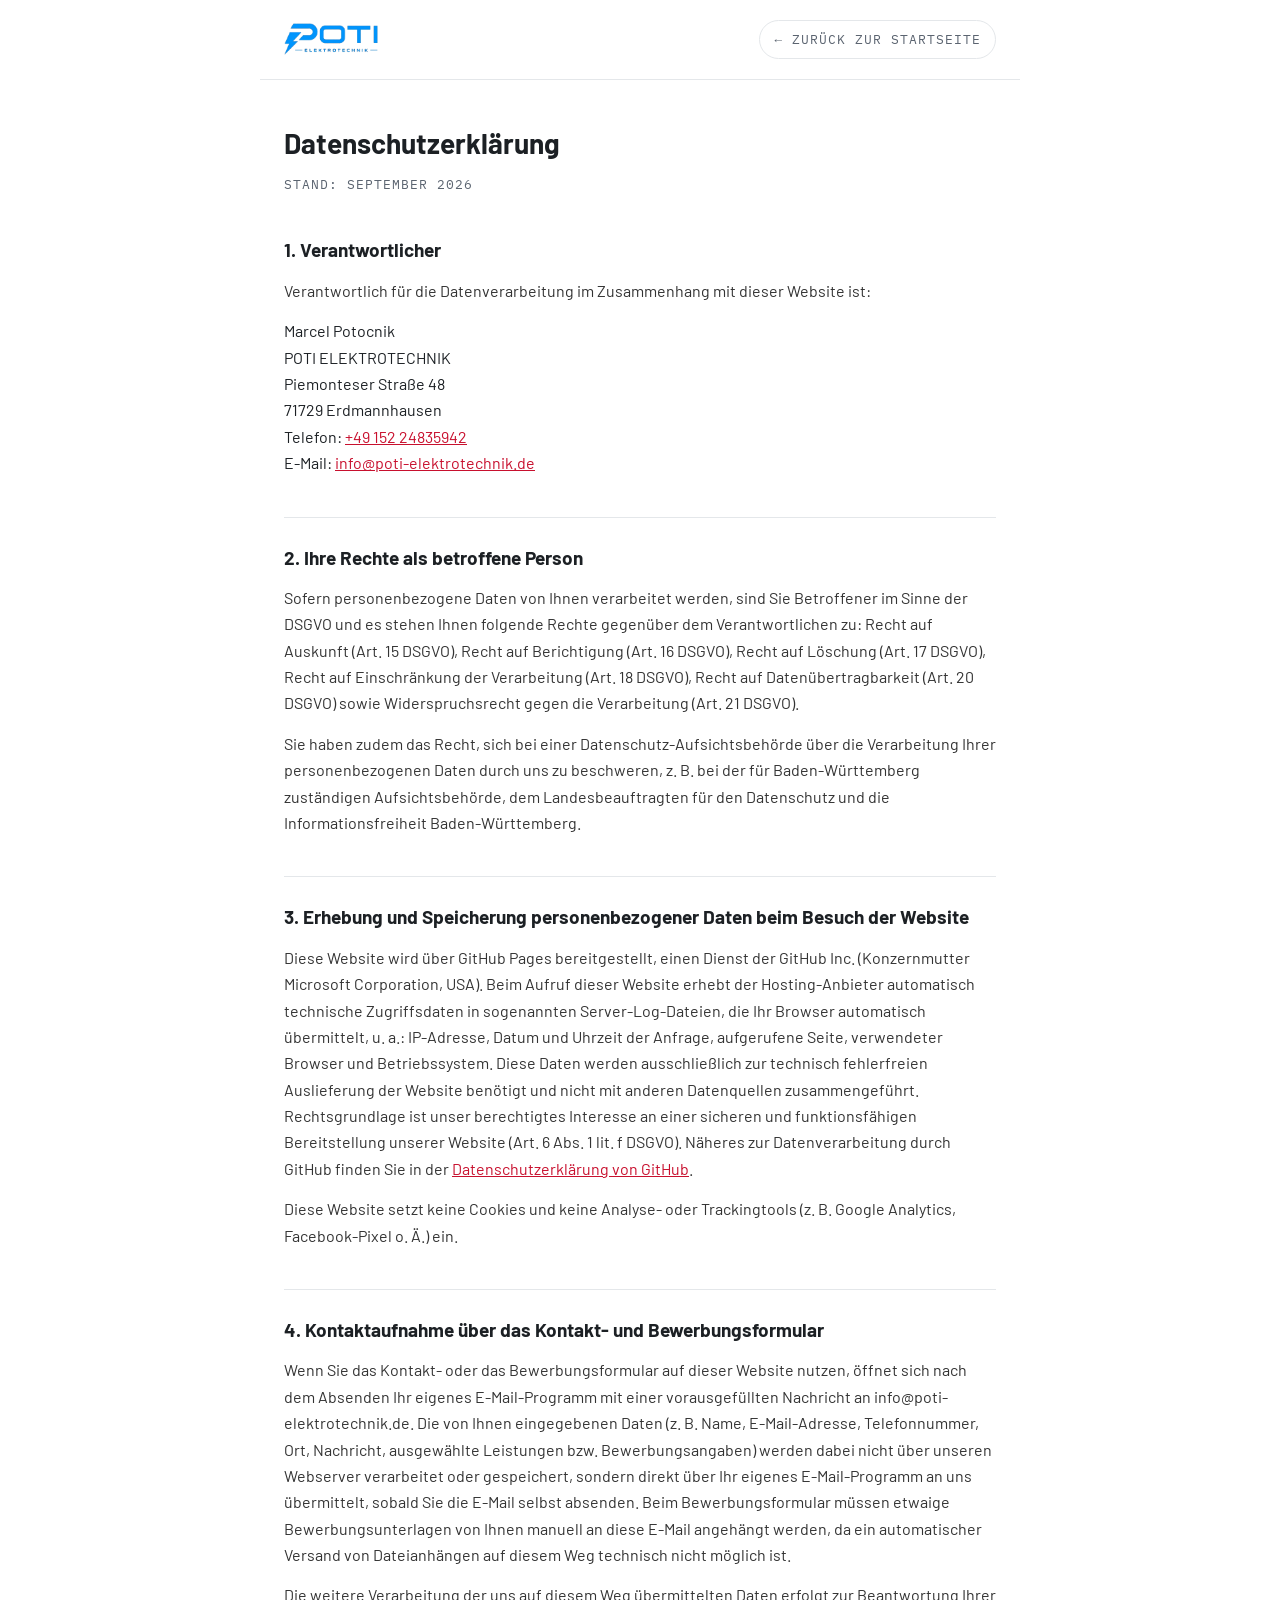
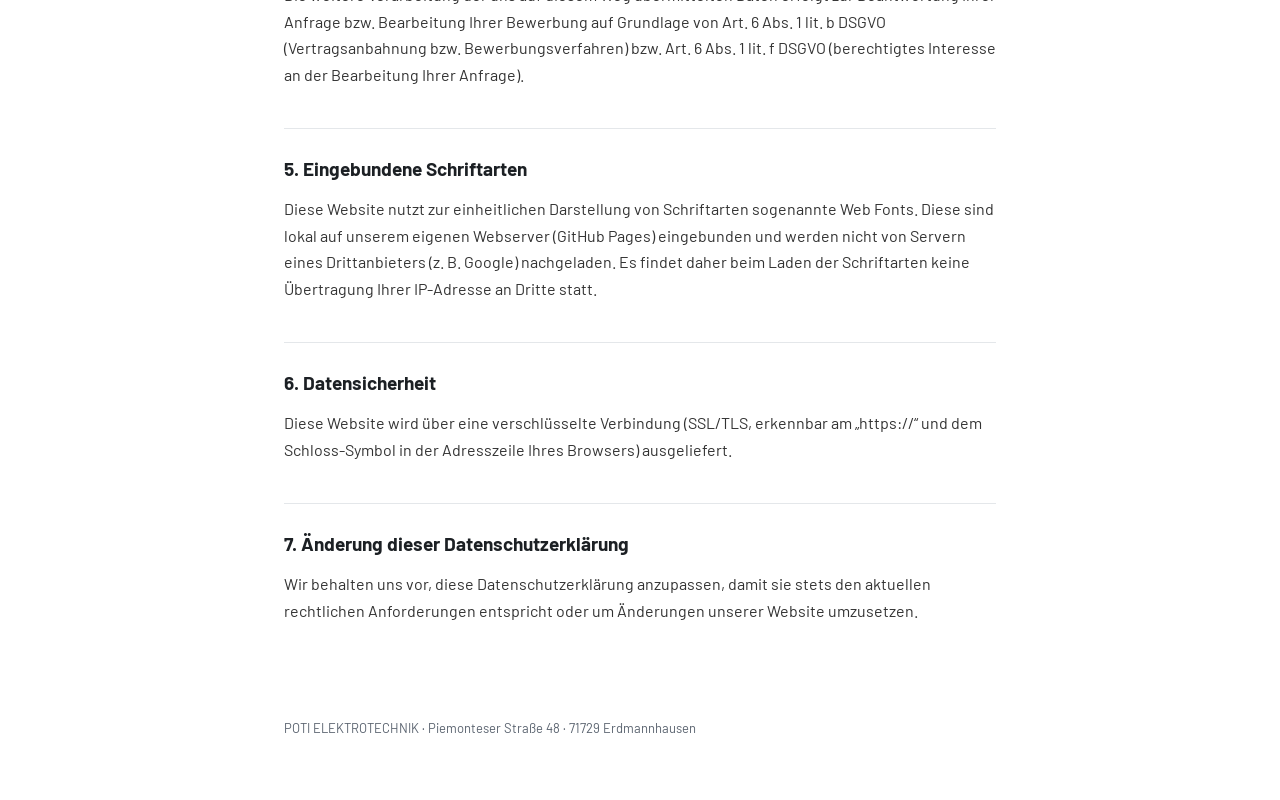
<file: datenschutz.html>
<!doctype html>
<html lang="de">
<head>
<meta charset="UTF-8">
<meta name="viewport" content="width=device-width, initial-scale=1">
<title>Datenschutzerklärung – POTI ELEKTROTECHNIK</title>
<meta name="description" content="Datenschutzerklärung von POTI Elektrotechnik, Meisterbetrieb für Elektrotechnik in Stuttgart und Umgebung.">
<meta name="robots" content="noindex, follow">
<link rel="canonical" href="https://poti-elektrotechnik.de/datenschutz.html">
<link rel="icon" href="favicon.png" type="image/png">
<link href="fonts.css" rel="stylesheet">
<style>
  :root{
    --ink:#1c2024;
    --muted:#5b6470;
    --line:#e4e7ea;
    --bg:#ffffff;
    --accent:#c8102e;
  }
  *{box-sizing:border-box}
  body{
    margin:0;
    background:var(--bg);
    color:var(--ink);
    font-family:'Barlow',Arial,sans-serif;
    font-size:16px;
    line-height:1.65;
  }
  header{
    display:flex;
    align-items:center;
    justify-content:space-between;
    padding:20px 24px;
    border-bottom:1px solid var(--line);
    max-width:760px;
    margin:0 auto;
  }
  header img{height:32px}
  header a{
    font-family:'IBM Plex Mono',monospace;
    font-size:12.5px;
    letter-spacing:.08em;
    text-transform:uppercase;
    color:var(--muted);
    text-decoration:none;
    border:1px solid var(--line);
    padding:8px 14px;
    border-radius:999px;
  }
  header a:hover{border-color:var(--accent);color:var(--accent)}
  main{
    max-width:760px;
    margin:0 auto;
    padding:40px 24px 80px;
  }
  h1{
    font-size:28px;
    margin:0 0 8px;
  }
  .stand{
    font-family:'IBM Plex Mono',monospace;
    font-size:12.5px;
    letter-spacing:.08em;
    text-transform:uppercase;
    color:var(--muted);
    margin:0 0 36px;
  }
  h2{
    font-size:19px;
    margin:40px 0 12px;
    border-top:1px solid var(--line);
    padding-top:24px;
  }
  h2:first-of-type{border-top:none;padding-top:0}
  p{margin:0 0 14px;color:#333}
  a{color:var(--accent)}
  .todo{
    background:#fff4e5;
    border:1px solid #f2c98f;
    color:#7a4a00;
    padding:10px 14px;
    border-radius:8px;
    font-size:14.5px;
    display:inline-block;
    margin:0 0 14px;
  }
  address{font-style:normal}
  footer{
    max-width:760px;
    margin:0 auto;
    padding:0 24px 60px;
    color:var(--muted);
    font-size:13px;
  }
</style>
</head>
<body>

<header>
  <img src="logo-transparent.png" alt="POTI ELEKTROTECHNIK">
  <a href="index.html">← Zurück zur Startseite</a>
</header>

<main>
  <h1>Datenschutzerklärung</h1>
  <p class="stand">Stand: September 2026</p>

  <h2>1. Verantwortlicher</h2>
  <p>Verantwortlich für die Datenverarbeitung im Zusammenhang mit dieser Website ist:</p>
  <address>
    Marcel Potocnik<br>
    POTI ELEKTROTECHNIK<br>
    Piemonteser Straße 48<br>
    71729 Erdmannhausen<br>
    Telefon: <a href="tel:+4915224835942">+49 152 24835942</a><br>
    E-Mail: <a href="mailto:info@poti-elektrotechnik.de">info@poti-elektrotechnik.de</a>
  </address>

  <h2>2. Ihre Rechte als betroffene Person</h2>
  <p>Sofern personenbezogene Daten von Ihnen verarbeitet werden, sind Sie Betroffener im Sinne der DSGVO und es stehen Ihnen folgende Rechte gegenüber dem Verantwortlichen zu: Recht auf Auskunft (Art. 15 DSGVO), Recht auf Berichtigung (Art. 16 DSGVO), Recht auf Löschung (Art. 17 DSGVO), Recht auf Einschränkung der Verarbeitung (Art. 18 DSGVO), Recht auf Datenübertragbarkeit (Art. 20 DSGVO) sowie Widerspruchsrecht gegen die Verarbeitung (Art. 21 DSGVO).</p>
  <p>Sie haben zudem das Recht, sich bei einer Datenschutz-Aufsichtsbehörde über die Verarbeitung Ihrer personenbezogenen Daten durch uns zu beschweren, z. B. bei der für Baden-Württemberg zuständigen Aufsichtsbehörde, dem Landesbeauftragten für den Datenschutz und die Informationsfreiheit Baden-Württemberg.</p>

  <h2>3. Erhebung und Speicherung personenbezogener Daten beim Besuch der Website</h2>
  <p>Diese Website wird über GitHub Pages bereitgestellt, einen Dienst der GitHub Inc. (Konzernmutter Microsoft Corporation, USA). Beim Aufruf dieser Website erhebt der Hosting-Anbieter automatisch technische Zugriffsdaten in sogenannten Server-Log-Dateien, die Ihr Browser automatisch übermittelt, u. a.: IP-Adresse, Datum und Uhrzeit der Anfrage, aufgerufene Seite, verwendeter Browser und Betriebssystem. Diese Daten werden ausschließlich zur technisch fehlerfreien Auslieferung der Website benötigt und nicht mit anderen Datenquellen zusammengeführt. Rechtsgrundlage ist unser berechtigtes Interesse an einer sicheren und funktionsfähigen Bereitstellung unserer Website (Art. 6 Abs. 1 lit. f DSGVO). Näheres zur Datenverarbeitung durch GitHub finden Sie in der <a href="https://docs.github.com/site-policy/privacy-policies/github-privacy-statement" target="_blank" rel="noopener">Datenschutzerklärung von GitHub</a>.</p>
  <p>Diese Website setzt keine Cookies und keine Analyse- oder Trackingtools (z. B. Google Analytics, Facebook-Pixel o. Ä.) ein.</p>

  <h2>4. Kontaktaufnahme über das Kontakt- und Bewerbungsformular</h2>
  <p>Wenn Sie das Kontakt- oder das Bewerbungsformular auf dieser Website nutzen, öffnet sich nach dem Absenden Ihr eigenes E-Mail-Programm mit einer vorausgefüllten Nachricht an info@poti-elektrotechnik.de. Die von Ihnen eingegebenen Daten (z. B. Name, E-Mail-Adresse, Telefonnummer, Ort, Nachricht, ausgewählte Leistungen bzw. Bewerbungsangaben) werden dabei nicht über unseren Webserver verarbeitet oder gespeichert, sondern direkt über Ihr eigenes E-Mail-Programm an uns übermittelt, sobald Sie die E-Mail selbst absenden. Beim Bewerbungsformular müssen etwaige Bewerbungsunterlagen von Ihnen manuell an diese E-Mail angehängt werden, da ein automatischer Versand von Dateianhängen auf diesem Weg technisch nicht möglich ist.</p>
  <p>Die weitere Verarbeitung der uns auf diesem Weg übermittelten Daten erfolgt zur Beantwortung Ihrer Anfrage bzw. Bearbeitung Ihrer Bewerbung auf Grundlage von Art. 6 Abs. 1 lit. b DSGVO (Vertragsanbahnung bzw. Bewerbungsverfahren) bzw. Art. 6 Abs. 1 lit. f DSGVO (berechtigtes Interesse an der Bearbeitung Ihrer Anfrage).</p>

  <h2>5. Eingebundene Schriftarten</h2>
  <p>Diese Website nutzt zur einheitlichen Darstellung von Schriftarten sogenannte Web Fonts. Diese sind lokal auf unserem eigenen Webserver (GitHub Pages) eingebunden und werden nicht von Servern eines Drittanbieters (z. B. Google) nachgeladen. Es findet daher beim Laden der Schriftarten keine Übertragung Ihrer IP-Adresse an Dritte statt.</p>

  <h2>6. Datensicherheit</h2>
  <p>Diese Website wird über eine verschlüsselte Verbindung (SSL/TLS, erkennbar am „https://“ und dem Schloss-Symbol in der Adresszeile Ihres Browsers) ausgeliefert.</p>

  <h2>7. Änderung dieser Datenschutzerklärung</h2>
  <p>Wir behalten uns vor, diese Datenschutzerklärung anzupassen, damit sie stets den aktuellen rechtlichen Anforderungen entspricht oder um Änderungen unserer Website umzusetzen.</p>
</main>

<footer>
  POTI ELEKTROTECHNIK · Piemonteser Straße 48 · 71729 Erdmannhausen
</footer>

</body>
</html>
</file>
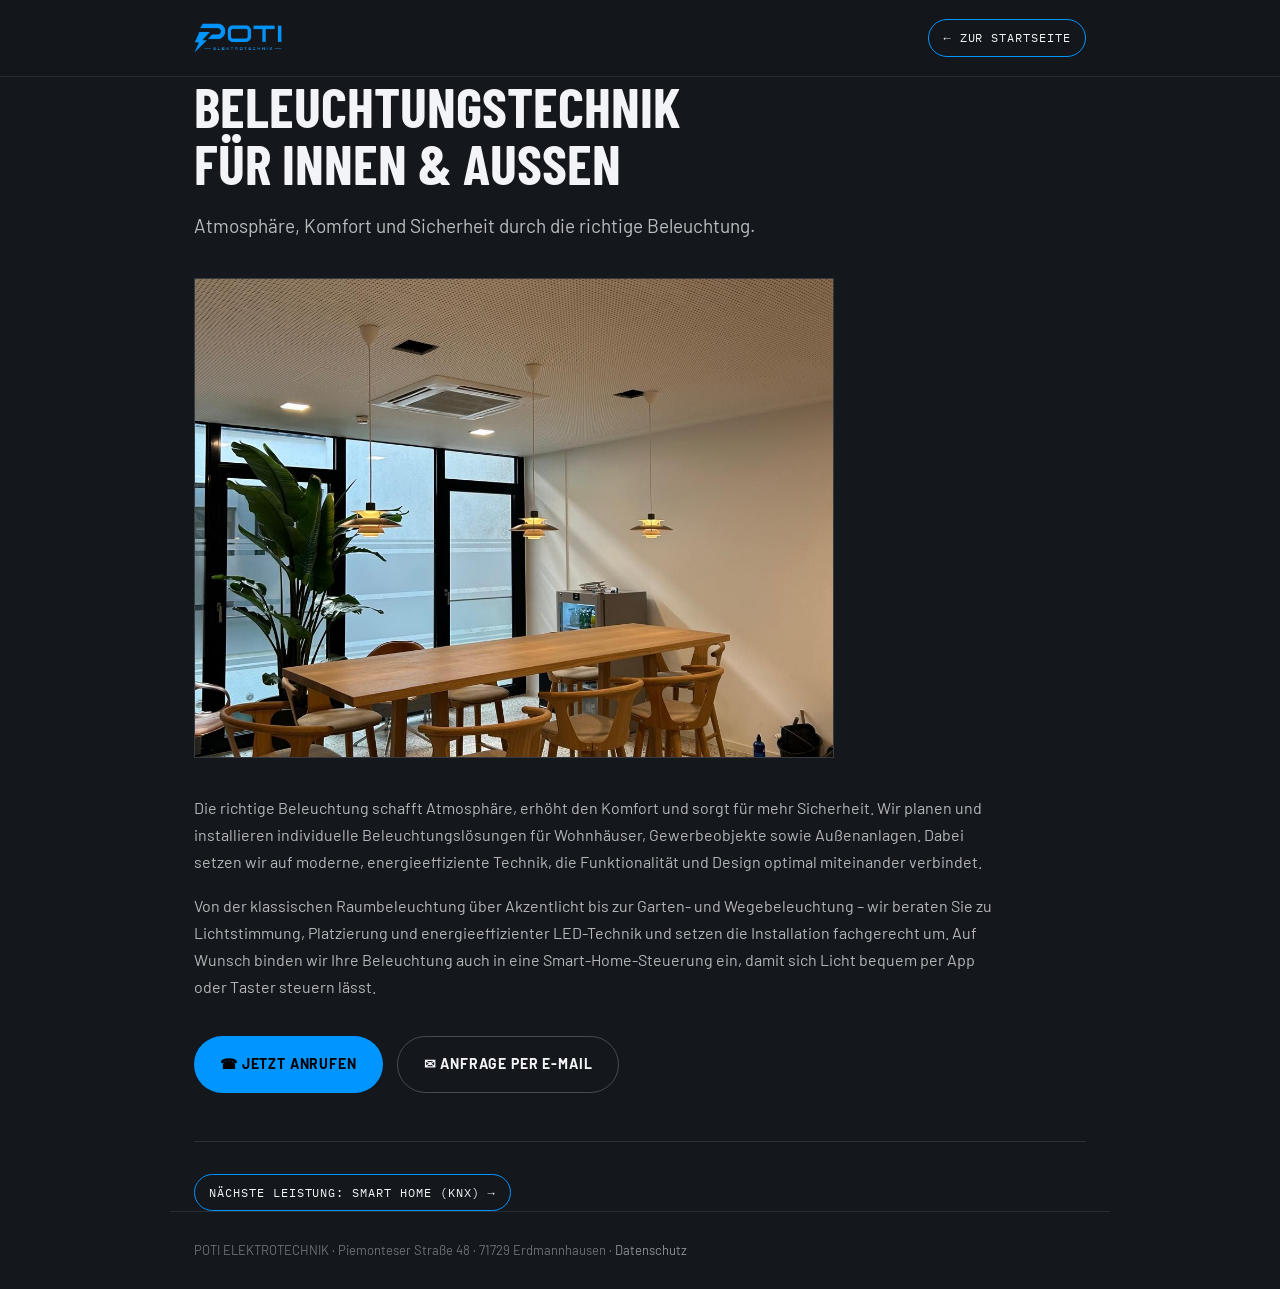
<file: leistungen/beleuchtung.html>
<!doctype html>
<html lang="de">
<head>
<meta charset="UTF-8">
<meta name="viewport" content="width=device-width, initial-scale=1">
<title>Beleuchtungstechnik in Ludwigsburg, Stuttgart & Umgebung – POTI Elektrotechnik</title>
<meta name="description" content="Individuelle Beleuchtungslösungen für Innen- und Außenbereiche in Ludwigsburg, Stuttgart, Waiblingen und Umgebung. Modern, effizient, persönlich geplant.">
<link rel="canonical" href="https://poti-elektrotechnik.de/leistungen/beleuchtung.html">
<link rel="icon" href="../favicon.png" type="image/png">
<link rel="apple-touch-icon" href="../apple-touch-icon.png">
<meta property="og:type" content="website">
<meta property="og:site_name" content="POTI Elektrotechnik">
<meta property="og:title" content="Beleuchtungstechnik – POTI Elektrotechnik">
<meta property="og:description" content="Atmosphäre, Komfort und Sicherheit durch die richtige Beleuchtung – in Ludwigsburg, Stuttgart, Waiblingen und Umgebung.">
<meta property="og:image" content="https://poti-elektrotechnik.de/icon-512.png">
<meta property="og:url" content="https://poti-elektrotechnik.de/leistungen/beleuchtung.html">
<link href="../fonts.css" rel="stylesheet">
<style>
html{scroll-behavior:smooth}
*{box-sizing:border-box}
body{margin:0;background:#14171C;color:#F2F4F7;font-family:Barlow,'Helvetica Neue',Helvetica,sans-serif;-webkit-font-smoothing:antialiased;line-height:1.6}
a{color:#0195FF;text-decoration:none}
a:hover{color:#5FBFFF}
header{position:sticky;top:0;z-index:10;background:rgba(20,23,28,.92);border-bottom:1px solid rgba(255,255,255,.09);backdrop-filter:blur(6px)}
.wrap{max-width:940px;margin:0 auto;padding:0 24px}
header .wrap{display:flex;align-items:center;justify-content:space-between;height:76px}
header img{height:30px}
a.back{font-family:'IBM Plex Mono',monospace;font-size:12px;letter-spacing:.08em;text-transform:uppercase;color:#F2F4F7;border:1px solid #0195FF;padding:8px 14px;border-radius:999px;display:inline-block}
a.back:hover{background:rgba(1,149,255,.14);color:#5FBFFF}
main{padding:56px 24px 80px}
h1{font-family:'Barlow Condensed',sans-serif;font-weight:700;font-size:clamp(34px,5vw,56px);line-height:1.02;text-transform:uppercase;margin:0 0 20px;text-wrap:balance}
.lead{font-size:19px;line-height:1.62;color:rgba(242,244,247,.75);margin:0 0 36px;max-width:800px}
.hero-img{border:1px solid rgba(255,255,255,.12);overflow:hidden;margin:0 0 36px;aspect-ratio:4/3;max-width:640px;background:#1B1F25}
.hero-img img{width:100%;height:100%;object-fit:cover;display:block}
p{font-size:16px;line-height:1.7;color:rgba(242,244,247,.72);margin:0 0 16px;max-width:800px}
.cta{display:flex;flex-wrap:wrap;gap:14px;margin:36px 0 48px}
.cta a{display:inline-flex;align-items:center;gap:10px;font-size:14px;font-weight:700;letter-spacing:.06em;text-transform:uppercase;padding:16px 26px;border-radius:999px}
.cta a.primary{background:#0195FF;color:#000}
.cta a.primary:hover{background:#3FAEFF;color:#000}
.cta a.secondary{border:1px solid rgba(255,255,255,.22);color:#F2F4F7}
.cta a.secondary:hover{border-color:#0195FF;color:#0195FF}
.next-section{border-top:1px solid rgba(255,255,255,.1);padding-top:32px;margin-top:48px}
footer{border-top:1px solid rgba(255,255,255,.09);padding:28px 24px;color:rgba(242,244,247,.4);font-size:13px;max-width:940px;margin:0 auto}
footer a{color:rgba(242,244,247,.55)}
</style>
</head>
<body>

<header>
<div class="wrap">
<img src="../logo-transparent.png" alt="POTI ELEKTROTECHNIK">
<a class="back" href="../index.html">← Zur Startseite</a>
</div>
</header>

<main class="wrap">
<h1>Beleuchtungstechnik für Innen &amp; Außen</h1>
<p class="lead">Atmosphäre, Komfort und Sicherheit durch die richtige Beleuchtung.</p>

<div class="hero-img"><img src="img/beleuchtung.jpg" alt="Beleuchtungslösung umgesetzt von POTI Elektrotechnik"></div>

<p>Die richtige Beleuchtung schafft Atmosphäre, erhöht den Komfort und sorgt für mehr Sicherheit. Wir planen und installieren individuelle Beleuchtungslösungen für Wohnhäuser, Gewerbeobjekte sowie Außenanlagen. Dabei setzen wir auf moderne, energieeffiziente Technik, die Funktionalität und Design optimal miteinander verbindet.</p>
<p>Von der klassischen Raumbeleuchtung über Akzentlicht bis zur Garten- und Wegebeleuchtung – wir beraten Sie zu Lichtstimmung, Platzierung und energieeffizienter LED-Technik und setzen die Installation fachgerecht um. Auf Wunsch binden wir Ihre Beleuchtung auch in eine Smart-Home-Steuerung ein, damit sich Licht bequem per App oder Taster steuern lässt.</p>

<div class="cta">
<a class="primary" href="tel:+4915224835942">☎ Jetzt anrufen</a>
<a class="secondary" href="mailto:info@poti-elektrotechnik.de?subject=Anfrage%20Beleuchtung">✉ Anfrage per E-Mail</a>
</div>

<div class="next-section">
<a class="back" href="smart-home-knx.html">Nächste Leistung: Smart Home (KNX) →</a>
</div>
</main>

<footer>
POTI ELEKTROTECHNIK · Piemonteser Straße 48 · 71729 Erdmannhausen · <a href="../datenschutz.html">Datenschutz</a>
</footer>

</body>
</html>
</file>
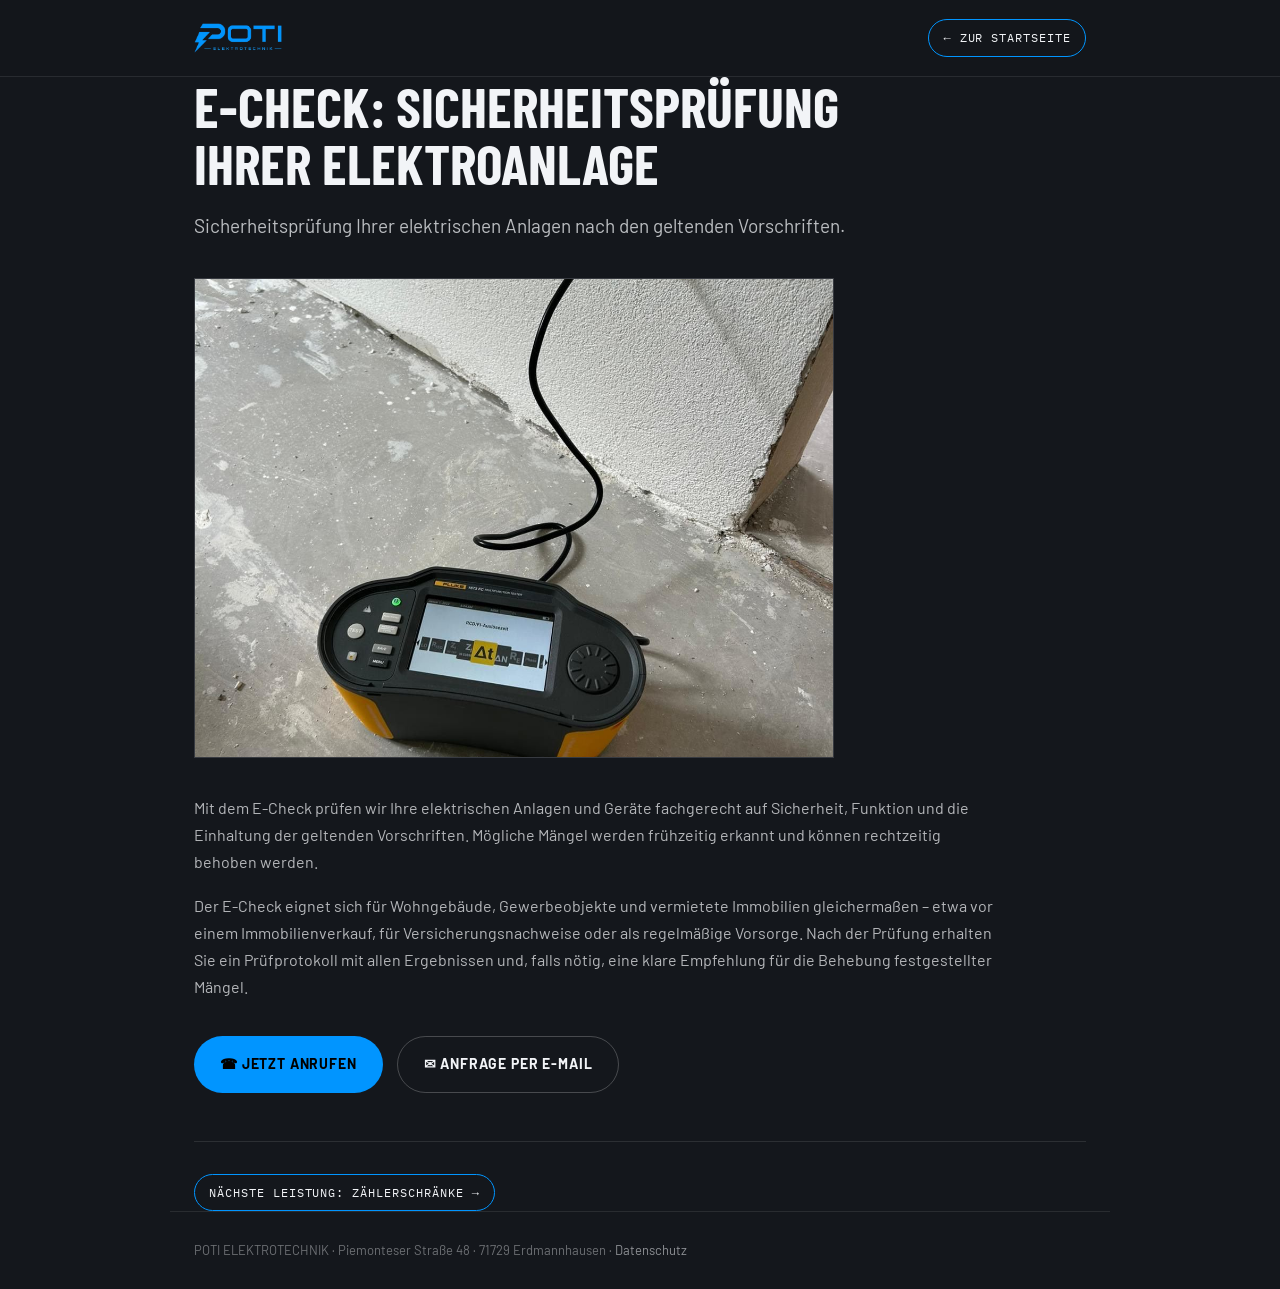
<file: leistungen/e-check.html>
<!doctype html>
<html lang="de">
<head>
<meta charset="UTF-8">
<meta name="viewport" content="width=device-width, initial-scale=1">
<title>E-Check in Ludwigsburg, Stuttgart & Umgebung – POTI Elektrotechnik</title>
<meta name="description" content="E-Check für Ihre elektrischen Anlagen und Geräte in Ludwigsburg, Stuttgart, Waiblingen und Umgebung. Sicherheit nach DIN VDE – jetzt Termin anfragen.">
<link rel="canonical" href="https://poti-elektrotechnik.de/leistungen/e-check.html">
<link rel="icon" href="../favicon.png" type="image/png">
<link rel="apple-touch-icon" href="../apple-touch-icon.png">
<meta property="og:type" content="website">
<meta property="og:site_name" content="POTI Elektrotechnik">
<meta property="og:title" content="E-Check – POTI Elektrotechnik">
<meta property="og:description" content="Sicherheitsprüfung Ihrer elektrischen Anlagen in Ludwigsburg, Stuttgart, Waiblingen und Umgebung.">
<meta property="og:image" content="https://poti-elektrotechnik.de/icon-512.png">
<meta property="og:url" content="https://poti-elektrotechnik.de/leistungen/e-check.html">
<link href="../fonts.css" rel="stylesheet">
<style>
html{scroll-behavior:smooth}
*{box-sizing:border-box}
body{margin:0;background:#14171C;color:#F2F4F7;font-family:Barlow,'Helvetica Neue',Helvetica,sans-serif;-webkit-font-smoothing:antialiased;line-height:1.6}
a{color:#0195FF;text-decoration:none}
a:hover{color:#5FBFFF}
header{position:sticky;top:0;z-index:10;background:rgba(20,23,28,.92);border-bottom:1px solid rgba(255,255,255,.09);backdrop-filter:blur(6px)}
.wrap{max-width:940px;margin:0 auto;padding:0 24px}
header .wrap{display:flex;align-items:center;justify-content:space-between;height:76px}
header img{height:30px}
a.back{font-family:'IBM Plex Mono',monospace;font-size:12px;letter-spacing:.08em;text-transform:uppercase;color:#F2F4F7;border:1px solid #0195FF;padding:8px 14px;border-radius:999px;display:inline-block}
a.back:hover{background:rgba(1,149,255,.14);color:#5FBFFF}
main{padding:56px 24px 80px}
h1{font-family:'Barlow Condensed',sans-serif;font-weight:700;font-size:clamp(34px,5vw,56px);line-height:1.02;text-transform:uppercase;margin:0 0 20px;text-wrap:balance}
.lead{font-size:19px;line-height:1.62;color:rgba(242,244,247,.75);margin:0 0 36px;max-width:800px}
.hero-img{border:1px solid rgba(255,255,255,.12);overflow:hidden;margin:0 0 36px;aspect-ratio:4/3;max-width:640px;background:#1B1F25}
.hero-img img{width:100%;height:100%;object-fit:cover;display:block}
p{font-size:16px;line-height:1.7;color:rgba(242,244,247,.72);margin:0 0 16px;max-width:800px}
.cta{display:flex;flex-wrap:wrap;gap:14px;margin:36px 0 48px}
.cta a{display:inline-flex;align-items:center;gap:10px;font-size:14px;font-weight:700;letter-spacing:.06em;text-transform:uppercase;padding:16px 26px;border-radius:999px}
.cta a.primary{background:#0195FF;color:#000}
.cta a.primary:hover{background:#3FAEFF;color:#000}
.cta a.secondary{border:1px solid rgba(255,255,255,.22);color:#F2F4F7}
.cta a.secondary:hover{border-color:#0195FF;color:#0195FF}
.next-section{border-top:1px solid rgba(255,255,255,.1);padding-top:32px;margin-top:48px}
footer{border-top:1px solid rgba(255,255,255,.09);padding:28px 24px;color:rgba(242,244,247,.4);font-size:13px;max-width:940px;margin:0 auto}
footer a{color:rgba(242,244,247,.55)}
</style>
</head>
<body>

<header>
<div class="wrap">
<img src="../logo-transparent.png" alt="POTI ELEKTROTECHNIK">
<a class="back" href="../index.html">← Zur Startseite</a>
</div>
</header>

<main class="wrap">
<h1>E-Check: Sicherheitsprüfung Ihrer Elektroanlage</h1>
<p class="lead">Sicherheitsprüfung Ihrer elektrischen Anlagen nach den geltenden Vorschriften.</p>

<div class="hero-img"><img src="img/e-check.jpg" alt="E-Check Sicherheitsprüfung von POTI Elektrotechnik"></div>

<p>Mit dem E-Check prüfen wir Ihre elektrischen Anlagen und Geräte fachgerecht auf Sicherheit, Funktion und die Einhaltung der geltenden Vorschriften. Mögliche Mängel werden frühzeitig erkannt und können rechtzeitig behoben werden.</p>
<p>Der E-Check eignet sich für Wohngebäude, Gewerbeobjekte und vermietete Immobilien gleichermaßen – etwa vor einem Immobilienverkauf, für Versicherungsnachweise oder als regelmäßige Vorsorge. Nach der Prüfung erhalten Sie ein Prüfprotokoll mit allen Ergebnissen und, falls nötig, eine klare Empfehlung für die Behebung festgestellter Mängel.</p>

<div class="cta">
<a class="primary" href="tel:+4915224835942">☎ Jetzt anrufen</a>
<a class="secondary" href="mailto:info@poti-elektrotechnik.de?subject=Anfrage%20E-Check">✉ Anfrage per E-Mail</a>
</div>

<div class="next-section">
<a class="back" href="zaehlerschraenke.html">Nächste Leistung: Zählerschränke →</a>
</div>
</main>

<footer>
POTI ELEKTROTECHNIK · Piemonteser Straße 48 · 71729 Erdmannhausen · <a href="../datenschutz.html">Datenschutz</a>
</footer>

</body>
</html>
</file>
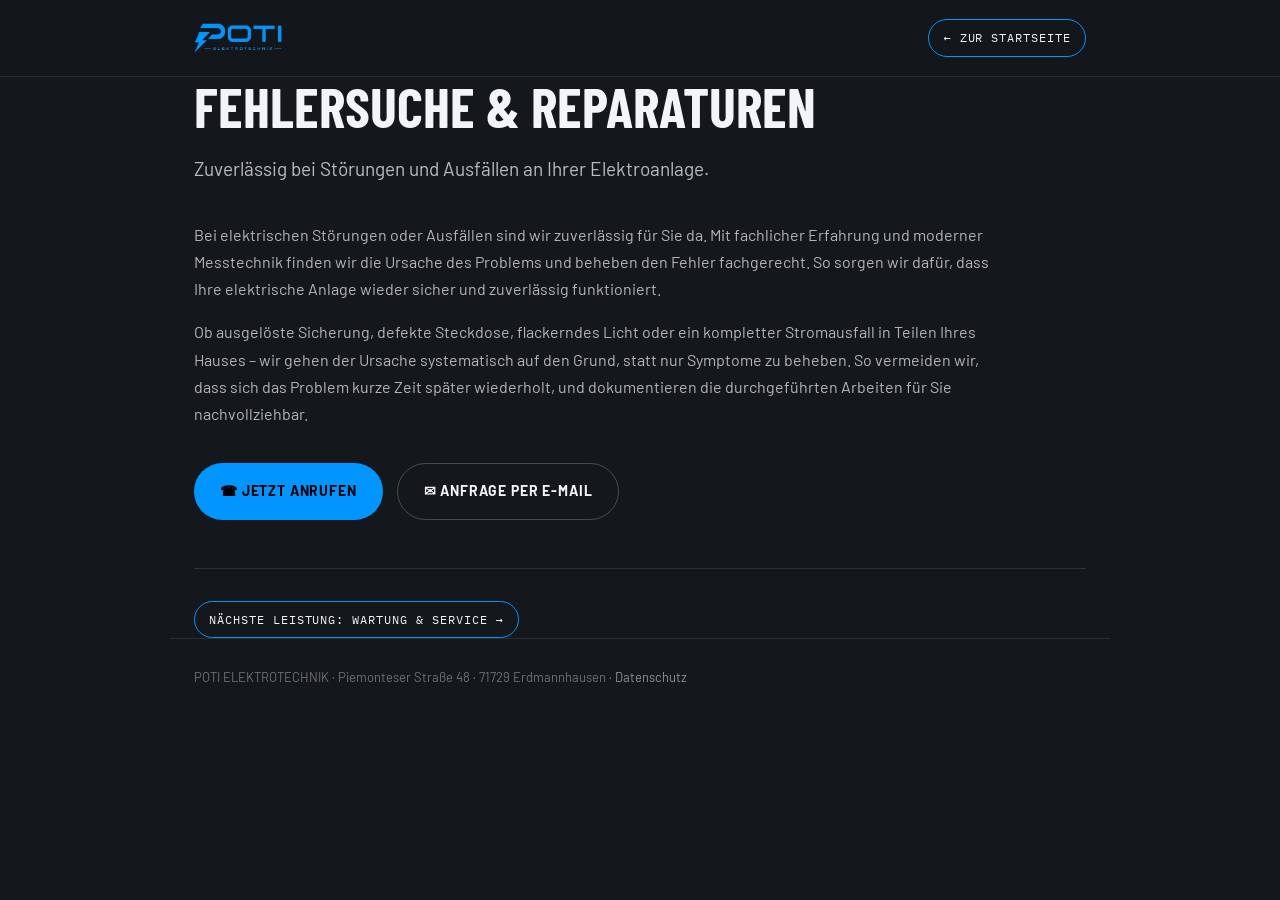
<file: leistungen/fehlersuche.html>
<!doctype html>
<html lang="de">
<head>
<meta charset="UTF-8">
<meta name="viewport" content="width=device-width, initial-scale=1">
<title>Fehlersuche & Elektro-Reparaturen in Ludwigsburg, Stuttgart & Umgebung – POTI Elektrotechnik</title>
<meta name="description" content="Zuverlässige Fehlersuche und Reparatur bei elektrischen Störungen in Ludwigsburg, Stuttgart, Waiblingen und Umgebung. Schnelle Hilfe vom Fachbetrieb.">
<link rel="canonical" href="https://poti-elektrotechnik.de/leistungen/fehlersuche.html">
<link rel="icon" href="../favicon.png" type="image/png">
<link rel="apple-touch-icon" href="../apple-touch-icon.png">
<meta property="og:type" content="website">
<meta property="og:site_name" content="POTI Elektrotechnik">
<meta property="og:title" content="Fehlersuche & Reparaturen – POTI Elektrotechnik">
<meta property="og:description" content="Zuverlässig bei Störungen und Ausfällen – in Ludwigsburg, Stuttgart, Waiblingen und Umgebung.">
<meta property="og:image" content="https://poti-elektrotechnik.de/icon-512.png">
<meta property="og:url" content="https://poti-elektrotechnik.de/leistungen/fehlersuche.html">
<link href="../fonts.css" rel="stylesheet">
<style>
html{scroll-behavior:smooth}
*{box-sizing:border-box}
body{margin:0;background:#14171C;color:#F2F4F7;font-family:Barlow,'Helvetica Neue',Helvetica,sans-serif;-webkit-font-smoothing:antialiased;line-height:1.6}
a{color:#0195FF;text-decoration:none}
a:hover{color:#5FBFFF}
header{position:sticky;top:0;z-index:10;background:rgba(20,23,28,.92);border-bottom:1px solid rgba(255,255,255,.09);backdrop-filter:blur(6px)}
.wrap{max-width:940px;margin:0 auto;padding:0 24px}
header .wrap{display:flex;align-items:center;justify-content:space-between;height:76px}
header img{height:30px}
a.back{font-family:'IBM Plex Mono',monospace;font-size:12px;letter-spacing:.08em;text-transform:uppercase;color:#F2F4F7;border:1px solid #0195FF;padding:8px 14px;border-radius:999px;display:inline-block}
a.back:hover{background:rgba(1,149,255,.14);color:#5FBFFF}
main{padding:56px 24px 80px}
h1{font-family:'Barlow Condensed',sans-serif;font-weight:700;font-size:clamp(34px,5vw,56px);line-height:1.02;text-transform:uppercase;margin:0 0 20px;text-wrap:balance}
.lead{font-size:19px;line-height:1.62;color:rgba(242,244,247,.75);margin:0 0 36px;max-width:800px}
.hero-img{border:1px solid rgba(255,255,255,.12);overflow:hidden;margin:0 0 36px;aspect-ratio:4/3;max-width:640px;background:#1B1F25}
.hero-img img{width:100%;height:100%;object-fit:cover;display:block}
p{font-size:16px;line-height:1.7;color:rgba(242,244,247,.72);margin:0 0 16px;max-width:800px}
.cta{display:flex;flex-wrap:wrap;gap:14px;margin:36px 0 48px}
.cta a{display:inline-flex;align-items:center;gap:10px;font-size:14px;font-weight:700;letter-spacing:.06em;text-transform:uppercase;padding:16px 26px;border-radius:999px}
.cta a.primary{background:#0195FF;color:#000}
.cta a.primary:hover{background:#3FAEFF;color:#000}
.cta a.secondary{border:1px solid rgba(255,255,255,.22);color:#F2F4F7}
.cta a.secondary:hover{border-color:#0195FF;color:#0195FF}
.next-section{border-top:1px solid rgba(255,255,255,.1);padding-top:32px;margin-top:48px}
footer{border-top:1px solid rgba(255,255,255,.09);padding:28px 24px;color:rgba(242,244,247,.4);font-size:13px;max-width:940px;margin:0 auto}
footer a{color:rgba(242,244,247,.55)}
</style>
</head>
<body>

<header>
<div class="wrap">
<img src="../logo-transparent.png" alt="POTI ELEKTROTECHNIK">
<a class="back" href="../index.html">← Zur Startseite</a>
</div>
</header>

<main class="wrap">
<h1>Fehlersuche &amp; Reparaturen</h1>
<p class="lead">Zuverlässig bei Störungen und Ausfällen an Ihrer Elektroanlage.</p>

<p>Bei elektrischen Störungen oder Ausfällen sind wir zuverlässig für Sie da. Mit fachlicher Erfahrung und moderner Messtechnik finden wir die Ursache des Problems und beheben den Fehler fachgerecht. So sorgen wir dafür, dass Ihre elektrische Anlage wieder sicher und zuverlässig funktioniert.</p>
<p>Ob ausgelöste Sicherung, defekte Steckdose, flackerndes Licht oder ein kompletter Stromausfall in Teilen Ihres Hauses – wir gehen der Ursache systematisch auf den Grund, statt nur Symptome zu beheben. So vermeiden wir, dass sich das Problem kurze Zeit später wiederholt, und dokumentieren die durchgeführten Arbeiten für Sie nachvollziehbar.</p>

<div class="cta">
<a class="primary" href="tel:+4915224835942">☎ Jetzt anrufen</a>
<a class="secondary" href="mailto:info@poti-elektrotechnik.de?subject=Anfrage%20Fehlersuche">✉ Anfrage per E-Mail</a>
</div>

<div class="next-section">
<a class="back" href="wartung.html">Nächste Leistung: Wartung & Service →</a>
</div>
</main>

<footer>
POTI ELEKTROTECHNIK · Piemonteser Straße 48 · 71729 Erdmannhausen · <a href="../datenschutz.html">Datenschutz</a>
</footer>

</body>
</html>
</file>
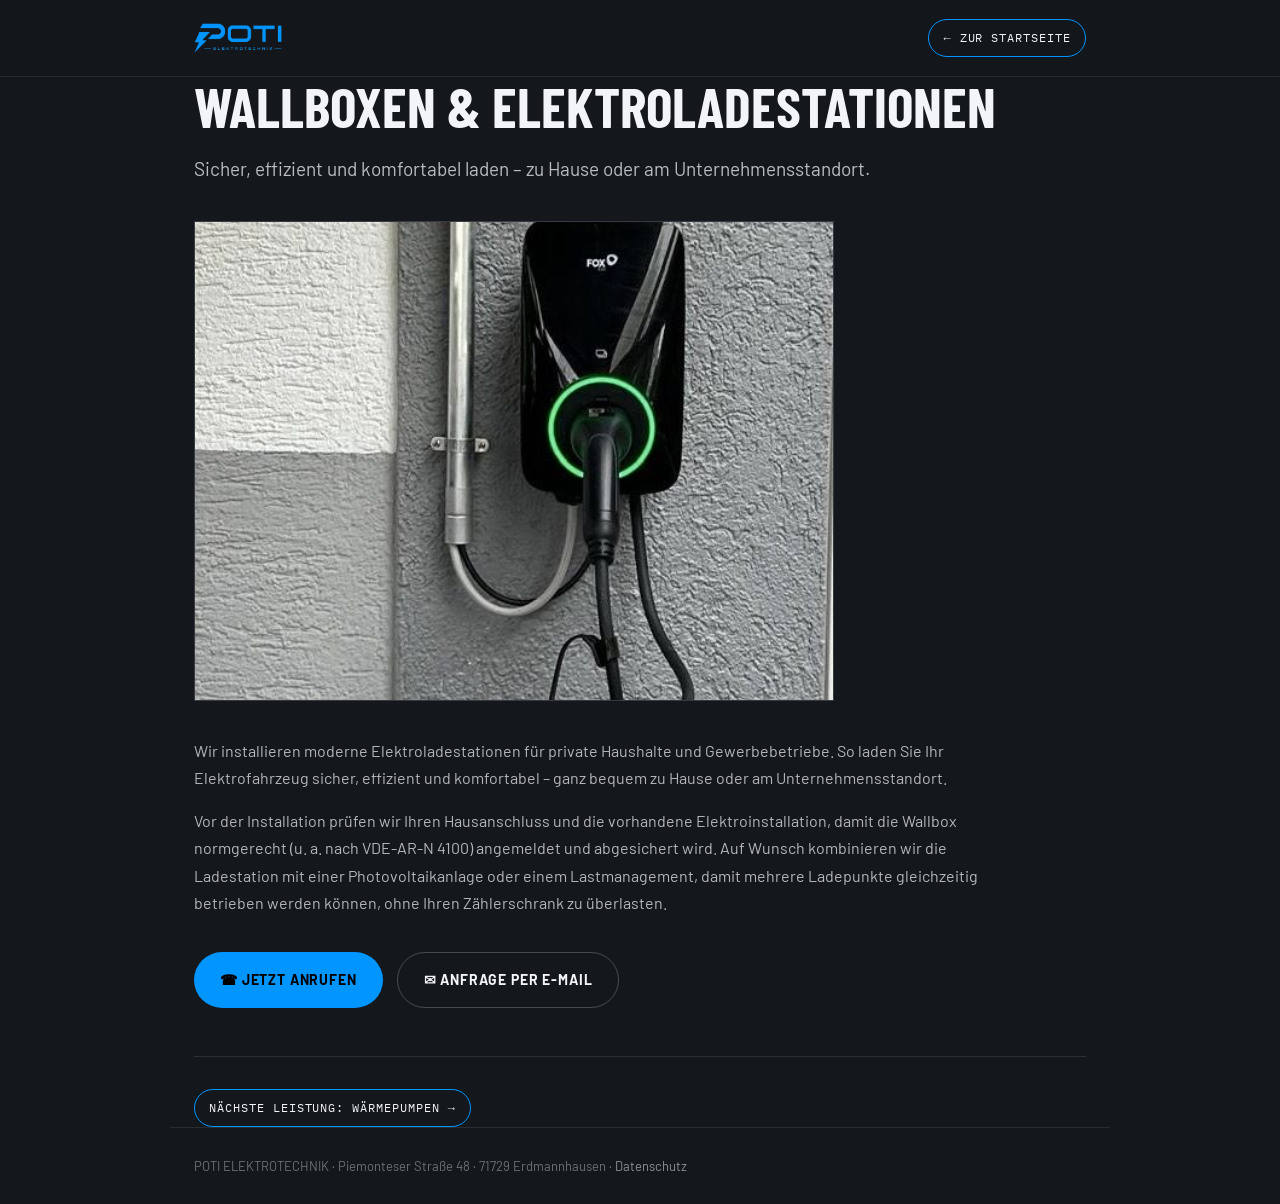
<file: leistungen/ladestationen.html>
<!doctype html>
<html lang="de">
<head>
<meta charset="UTF-8">
<meta name="viewport" content="width=device-width, initial-scale=1">
<title>Wallbox & Elektroladestationen in Ludwigsburg, Stuttgart & Umgebung – POTI Elektrotechnik</title>
<meta name="description" content="Wallbox-Installation für private Haushalte und Gewerbe in Ludwigsburg, Stuttgart, Waiblingen und Umgebung. Sicher, effizient und normgerecht – jetzt anfragen.">
<link rel="canonical" href="https://poti-elektrotechnik.de/leistungen/ladestationen.html">
<link rel="icon" href="../favicon.png" type="image/png">
<link rel="apple-touch-icon" href="../apple-touch-icon.png">
<meta property="og:type" content="website">
<meta property="og:site_name" content="POTI Elektrotechnik">
<meta property="og:title" content="Wallbox & Elektroladestationen – POTI Elektrotechnik">
<meta property="og:description" content="Sicher, effizient und komfortabel laden – Wallbox-Installation in Ludwigsburg, Stuttgart, Waiblingen und Umgebung.">
<meta property="og:image" content="https://poti-elektrotechnik.de/icon-512.png">
<meta property="og:url" content="https://poti-elektrotechnik.de/leistungen/ladestationen.html">
<link href="../fonts.css" rel="stylesheet">
<style>
html{scroll-behavior:smooth}
*{box-sizing:border-box}
body{margin:0;background:#14171C;color:#F2F4F7;font-family:Barlow,'Helvetica Neue',Helvetica,sans-serif;-webkit-font-smoothing:antialiased;line-height:1.6}
a{color:#0195FF;text-decoration:none}
a:hover{color:#5FBFFF}
header{position:sticky;top:0;z-index:10;background:rgba(20,23,28,.92);border-bottom:1px solid rgba(255,255,255,.09);backdrop-filter:blur(6px)}
.wrap{max-width:940px;margin:0 auto;padding:0 24px}
header .wrap{display:flex;align-items:center;justify-content:space-between;height:76px}
header img{height:30px}
a.back{font-family:'IBM Plex Mono',monospace;font-size:12px;letter-spacing:.08em;text-transform:uppercase;color:#F2F4F7;border:1px solid #0195FF;padding:8px 14px;border-radius:999px;display:inline-block}
a.back:hover{background:rgba(1,149,255,.14);color:#5FBFFF}
main{padding:56px 24px 80px}
h1{font-family:'Barlow Condensed',sans-serif;font-weight:700;font-size:clamp(34px,5vw,56px);line-height:1.02;text-transform:uppercase;margin:0 0 20px;text-wrap:balance}
.lead{font-size:19px;line-height:1.62;color:rgba(242,244,247,.75);margin:0 0 36px;max-width:800px}
.hero-img{border:1px solid rgba(255,255,255,.12);overflow:hidden;margin:0 0 36px;aspect-ratio:4/3;max-width:640px;background:#1B1F25}
.hero-img img{width:100%;height:100%;object-fit:cover;display:block}
p{font-size:16px;line-height:1.7;color:rgba(242,244,247,.72);margin:0 0 16px;max-width:800px}
.cta{display:flex;flex-wrap:wrap;gap:14px;margin:36px 0 48px}
.cta a{display:inline-flex;align-items:center;gap:10px;font-size:14px;font-weight:700;letter-spacing:.06em;text-transform:uppercase;padding:16px 26px;border-radius:999px}
.cta a.primary{background:#0195FF;color:#000}
.cta a.primary:hover{background:#3FAEFF;color:#000}
.cta a.secondary{border:1px solid rgba(255,255,255,.22);color:#F2F4F7}
.cta a.secondary:hover{border-color:#0195FF;color:#0195FF}
.next-section{border-top:1px solid rgba(255,255,255,.1);padding-top:32px;margin-top:48px}
footer{border-top:1px solid rgba(255,255,255,.09);padding:28px 24px;color:rgba(242,244,247,.4);font-size:13px;max-width:940px;margin:0 auto}
footer a{color:rgba(242,244,247,.55)}
</style>
</head>
<body>

<header>
<div class="wrap">
<img src="../logo-transparent.png" alt="POTI ELEKTROTECHNIK">
<a class="back" href="../index.html">← Zur Startseite</a>
</div>
</header>

<main class="wrap">
<h1>Wallboxen &amp; Elektroladestationen</h1>
<p class="lead">Sicher, effizient und komfortabel laden – zu Hause oder am Unternehmensstandort.</p>

<div class="hero-img"><img src="img/ladestationen.jpg" alt="Wallbox-Installation von POTI Elektrotechnik"></div>

<p>Wir installieren moderne Elektroladestationen für private Haushalte und Gewerbebetriebe. So laden Sie Ihr Elektrofahrzeug sicher, effizient und komfortabel – ganz bequem zu Hause oder am Unternehmensstandort.</p>
<p>Vor der Installation prüfen wir Ihren Hausanschluss und die vorhandene Elektroinstallation, damit die Wallbox normgerecht (u. a. nach VDE-AR-N 4100) angemeldet und abgesichert wird. Auf Wunsch kombinieren wir die Ladestation mit einer Photovoltaikanlage oder einem Lastmanagement, damit mehrere Ladepunkte gleichzeitig betrieben werden können, ohne Ihren Zählerschrank zu überlasten.</p>

<div class="cta">
<a class="primary" href="tel:+4915224835942">☎ Jetzt anrufen</a>
<a class="secondary" href="mailto:info@poti-elektrotechnik.de?subject=Anfrage%20Wallbox">✉ Anfrage per E-Mail</a>
</div>

<div class="next-section">
<a class="back" href="waermepumpen.html">Nächste Leistung: Wärmepumpen →</a>
</div>
</main>

<footer>
POTI ELEKTROTECHNIK · Piemonteser Straße 48 · 71729 Erdmannhausen · <a href="../datenschutz.html">Datenschutz</a>
</footer>

</body>
</html>
</file>
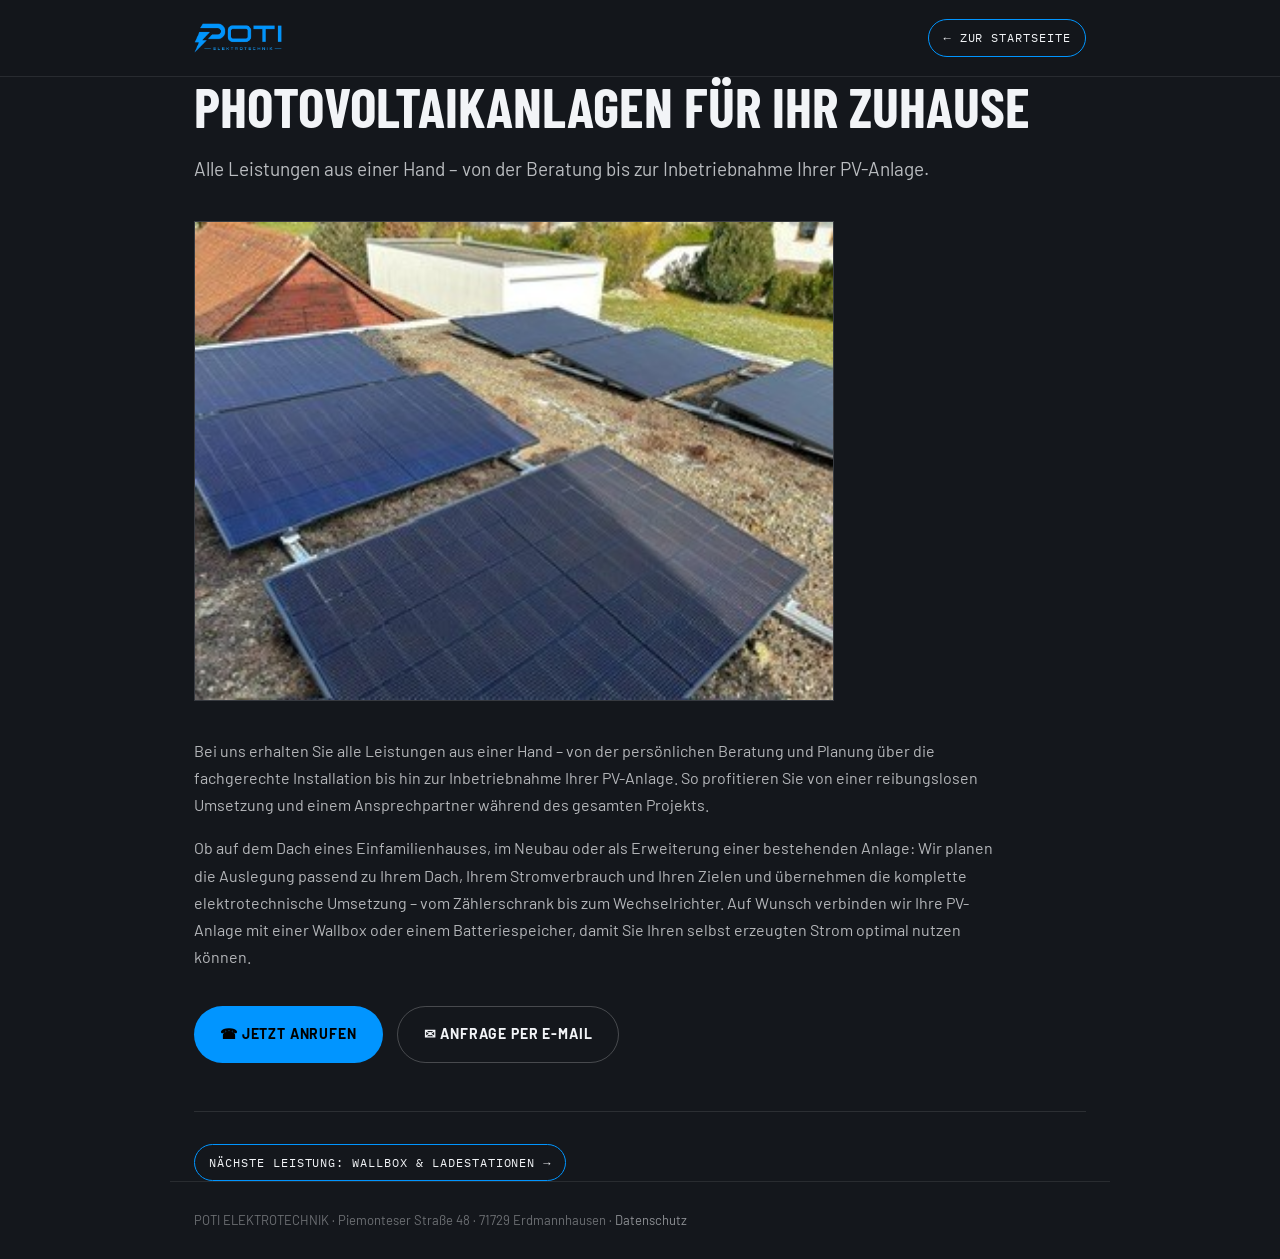
<file: leistungen/photovoltaik.html>
<!doctype html>
<html lang="de">
<head>
<meta charset="UTF-8">
<meta name="viewport" content="width=device-width, initial-scale=1">
<title>Photovoltaikanlagen in Ludwigsburg, Stuttgart & Umgebung – POTI Elektrotechnik</title>
<meta name="description" content="Photovoltaikanlagen vom Meisterbetrieb: Beratung, Planung, Installation und Inbetriebnahme in Ludwigsburg, Stuttgart, Waiblingen und Umgebung. Jetzt Anfrage senden.">
<link rel="canonical" href="https://poti-elektrotechnik.de/leistungen/photovoltaik.html">
<link rel="icon" href="../favicon.png" type="image/png">
<link rel="apple-touch-icon" href="../apple-touch-icon.png">
<meta property="og:type" content="website">
<meta property="og:site_name" content="POTI Elektrotechnik">
<meta property="og:title" content="Photovoltaikanlagen – POTI Elektrotechnik">
<meta property="og:description" content="Beratung, Planung, Installation und Inbetriebnahme Ihrer PV-Anlage in Ludwigsburg, Stuttgart, Waiblingen und Umgebung.">
<meta property="og:image" content="https://poti-elektrotechnik.de/icon-512.png">
<meta property="og:url" content="https://poti-elektrotechnik.de/leistungen/photovoltaik.html">
<link href="../fonts.css" rel="stylesheet">
<style>
html{scroll-behavior:smooth}
*{box-sizing:border-box}
body{margin:0;background:#14171C;color:#F2F4F7;font-family:Barlow,'Helvetica Neue',Helvetica,sans-serif;-webkit-font-smoothing:antialiased;line-height:1.6}
a{color:#0195FF;text-decoration:none}
a:hover{color:#5FBFFF}
header{position:sticky;top:0;z-index:10;background:rgba(20,23,28,.92);border-bottom:1px solid rgba(255,255,255,.09);backdrop-filter:blur(6px)}
.wrap{max-width:940px;margin:0 auto;padding:0 24px}
header .wrap{display:flex;align-items:center;justify-content:space-between;height:76px}
header img{height:30px}
a.back{font-family:'IBM Plex Mono',monospace;font-size:12px;letter-spacing:.08em;text-transform:uppercase;color:#F2F4F7;border:1px solid #0195FF;padding:8px 14px;border-radius:999px;display:inline-block}
a.back:hover{background:rgba(1,149,255,.14);color:#5FBFFF}
main{padding:56px 24px 80px}
h1{font-family:'Barlow Condensed',sans-serif;font-weight:700;font-size:clamp(34px,5vw,56px);line-height:1.02;text-transform:uppercase;margin:0 0 20px;text-wrap:balance}
.lead{font-size:19px;line-height:1.62;color:rgba(242,244,247,.75);margin:0 0 36px;max-width:800px}
.hero-img{border:1px solid rgba(255,255,255,.12);overflow:hidden;margin:0 0 36px;aspect-ratio:4/3;max-width:640px;background:#1B1F25}
.hero-img img{width:100%;height:100%;object-fit:cover;display:block}
p{font-size:16px;line-height:1.7;color:rgba(242,244,247,.72);margin:0 0 16px;max-width:800px}
.cta{display:flex;flex-wrap:wrap;gap:14px;margin:36px 0 48px}
.cta a{display:inline-flex;align-items:center;gap:10px;font-size:14px;font-weight:700;letter-spacing:.06em;text-transform:uppercase;padding:16px 26px;border-radius:999px}
.cta a.primary{background:#0195FF;color:#000}
.cta a.primary:hover{background:#3FAEFF;color:#000}
.cta a.secondary{border:1px solid rgba(255,255,255,.22);color:#F2F4F7}
.cta a.secondary:hover{border-color:#0195FF;color:#0195FF}
.next-section{border-top:1px solid rgba(255,255,255,.1);padding-top:32px;margin-top:48px}
footer{border-top:1px solid rgba(255,255,255,.09);padding:28px 24px;color:rgba(242,244,247,.4);font-size:13px;max-width:940px;margin:0 auto}
footer a{color:rgba(242,244,247,.55)}
</style>
</head>
<body>

<header>
<div class="wrap">
<img src="../logo-transparent.png" alt="POTI ELEKTROTECHNIK">
<a class="back" href="../index.html">← Zur Startseite</a>
</div>
</header>

<main class="wrap">
<h1>Photovoltaikanlagen für Ihr Zuhause</h1>
<p class="lead">Alle Leistungen aus einer Hand – von der Beratung bis zur Inbetriebnahme Ihrer PV-Anlage.</p>

<div class="hero-img"><img src="img/photovoltaik.jpg" alt="Photovoltaikanlage montiert von POTI Elektrotechnik"></div>

<p>Bei uns erhalten Sie alle Leistungen aus einer Hand – von der persönlichen Beratung und Planung über die fachgerechte Installation bis hin zur Inbetriebnahme Ihrer PV-Anlage. So profitieren Sie von einer reibungslosen Umsetzung und einem Ansprechpartner während des gesamten Projekts.</p>
<p>Ob auf dem Dach eines Einfamilienhauses, im Neubau oder als Erweiterung einer bestehenden Anlage: Wir planen die Auslegung passend zu Ihrem Dach, Ihrem Stromverbrauch und Ihren Zielen und übernehmen die komplette elektrotechnische Umsetzung – vom Zählerschrank bis zum Wechselrichter. Auf Wunsch verbinden wir Ihre PV-Anlage mit einer Wallbox oder einem Batteriespeicher, damit Sie Ihren selbst erzeugten Strom optimal nutzen können.</p>

<div class="cta">
<a class="primary" href="tel:+4915224835942">☎ Jetzt anrufen</a>
<a class="secondary" href="mailto:info@poti-elektrotechnik.de?subject=Anfrage%20Photovoltaikanlage">✉ Anfrage per E-Mail</a>
</div>

<div class="next-section">
<a class="back" href="ladestationen.html">Nächste Leistung: Wallbox & Ladestationen →</a>
</div>
</main>

<footer>
POTI ELEKTROTECHNIK · Piemonteser Straße 48 · 71729 Erdmannhausen · <a href="../datenschutz.html">Datenschutz</a>
</footer>

</body>
</html>
</file>
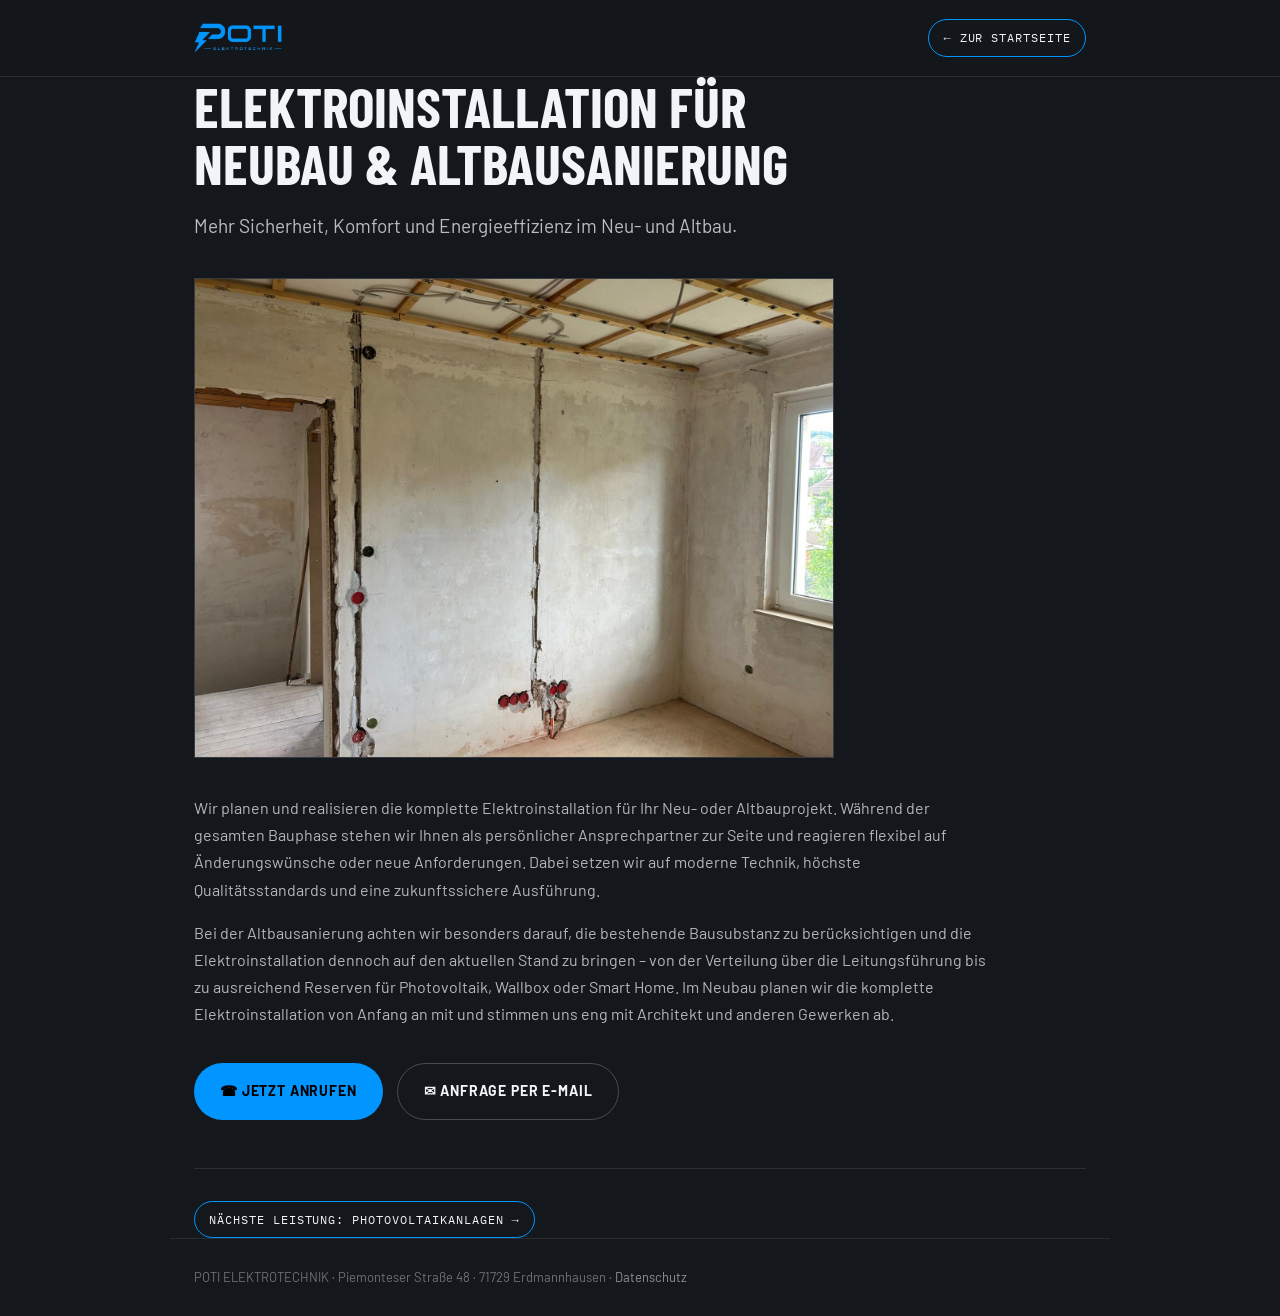
<file: leistungen/sanierungen.html>
<!doctype html>
<html lang="de">
<head>
<meta charset="UTF-8">
<meta name="viewport" content="width=device-width, initial-scale=1">
<title>Elektroinstallation Neubau & Altbausanierung in Ludwigsburg, Stuttgart & Umgebung – POTI Elektrotechnik</title>
<meta name="description" content="Komplette Elektroinstallation für Neubau und Altbausanierung in Ludwigsburg, Stuttgart, Waiblingen und Umgebung. Mehr Sicherheit, Komfort und Energieeffizienz.">
<link rel="canonical" href="https://poti-elektrotechnik.de/leistungen/sanierungen.html">
<link rel="icon" href="../favicon.png" type="image/png">
<link rel="apple-touch-icon" href="../apple-touch-icon.png">
<meta property="og:type" content="website">
<meta property="og:site_name" content="POTI Elektrotechnik">
<meta property="og:title" content="Elektroinstallation Neubau & Altbausanierung – POTI Elektrotechnik">
<meta property="og:description" content="Mehr Sicherheit, Komfort und Energieeffizienz im Neu- und Altbau – in Ludwigsburg, Stuttgart, Waiblingen und Umgebung.">
<meta property="og:image" content="https://poti-elektrotechnik.de/icon-512.png">
<meta property="og:url" content="https://poti-elektrotechnik.de/leistungen/sanierungen.html">
<link href="../fonts.css" rel="stylesheet">
<style>
html{scroll-behavior:smooth}
*{box-sizing:border-box}
body{margin:0;background:#14171C;color:#F2F4F7;font-family:Barlow,'Helvetica Neue',Helvetica,sans-serif;-webkit-font-smoothing:antialiased;line-height:1.6}
a{color:#0195FF;text-decoration:none}
a:hover{color:#5FBFFF}
header{position:sticky;top:0;z-index:10;background:rgba(20,23,28,.92);border-bottom:1px solid rgba(255,255,255,.09);backdrop-filter:blur(6px)}
.wrap{max-width:940px;margin:0 auto;padding:0 24px}
header .wrap{display:flex;align-items:center;justify-content:space-between;height:76px}
header img{height:30px}
a.back{font-family:'IBM Plex Mono',monospace;font-size:12px;letter-spacing:.08em;text-transform:uppercase;color:#F2F4F7;border:1px solid #0195FF;padding:8px 14px;border-radius:999px;display:inline-block}
a.back:hover{background:rgba(1,149,255,.14);color:#5FBFFF}
main{padding:56px 24px 80px}
h1{font-family:'Barlow Condensed',sans-serif;font-weight:700;font-size:clamp(34px,5vw,56px);line-height:1.02;text-transform:uppercase;margin:0 0 20px;text-wrap:balance}
.lead{font-size:19px;line-height:1.62;color:rgba(242,244,247,.75);margin:0 0 36px;max-width:800px}
.hero-img{border:1px solid rgba(255,255,255,.12);overflow:hidden;margin:0 0 36px;aspect-ratio:4/3;max-width:640px;background:#1B1F25}
.hero-img img{width:100%;height:100%;object-fit:cover;display:block}
p{font-size:16px;line-height:1.7;color:rgba(242,244,247,.72);margin:0 0 16px;max-width:800px}
.cta{display:flex;flex-wrap:wrap;gap:14px;margin:36px 0 48px}
.cta a{display:inline-flex;align-items:center;gap:10px;font-size:14px;font-weight:700;letter-spacing:.06em;text-transform:uppercase;padding:16px 26px;border-radius:999px}
.cta a.primary{background:#0195FF;color:#000}
.cta a.primary:hover{background:#3FAEFF;color:#000}
.cta a.secondary{border:1px solid rgba(255,255,255,.22);color:#F2F4F7}
.cta a.secondary:hover{border-color:#0195FF;color:#0195FF}
.next-section{border-top:1px solid rgba(255,255,255,.1);padding-top:32px;margin-top:48px}
footer{border-top:1px solid rgba(255,255,255,.09);padding:28px 24px;color:rgba(242,244,247,.4);font-size:13px;max-width:940px;margin:0 auto}
footer a{color:rgba(242,244,247,.55)}
</style>
</head>
<body>

<header>
<div class="wrap">
<img src="../logo-transparent.png" alt="POTI ELEKTROTECHNIK">
<a class="back" href="../index.html">← Zur Startseite</a>
</div>
</header>

<main class="wrap">
<h1>Elektroinstallation für Neubau &amp; Altbausanierung</h1>
<p class="lead">Mehr Sicherheit, Komfort und Energieeffizienz im Neu- und Altbau.</p>

<div class="hero-img"><img src="img/sanierungen.jpg" alt="Elektroinstallation bei Neubau und Altbausanierung von POTI Elektrotechnik"></div>

<p>Wir planen und realisieren die komplette Elektroinstallation für Ihr Neu- oder Altbauprojekt. Während der gesamten Bauphase stehen wir Ihnen als persönlicher Ansprechpartner zur Seite und reagieren flexibel auf Änderungswünsche oder neue Anforderungen. Dabei setzen wir auf moderne Technik, höchste Qualitätsstandards und eine zukunftssichere Ausführung.</p>
<p>Bei der Altbausanierung achten wir besonders darauf, die bestehende Bausubstanz zu berücksichtigen und die Elektroinstallation dennoch auf den aktuellen Stand zu bringen – von der Verteilung über die Leitungsführung bis zu ausreichend Reserven für Photovoltaik, Wallbox oder Smart Home. Im Neubau planen wir die komplette Elektroinstallation von Anfang an mit und stimmen uns eng mit Architekt und anderen Gewerken ab.</p>

<div class="cta">
<a class="primary" href="tel:+4915224835942">☎ Jetzt anrufen</a>
<a class="secondary" href="mailto:info@poti-elektrotechnik.de?subject=Anfrage%20Elektroinstallation">✉ Anfrage per E-Mail</a>
</div>

<div class="next-section">
<a class="back" href="photovoltaik.html">Nächste Leistung: Photovoltaikanlagen →</a>
</div>
</main>

<footer>
POTI ELEKTROTECHNIK · Piemonteser Straße 48 · 71729 Erdmannhausen · <a href="../datenschutz.html">Datenschutz</a>
</footer>

</body>
</html>
</file>
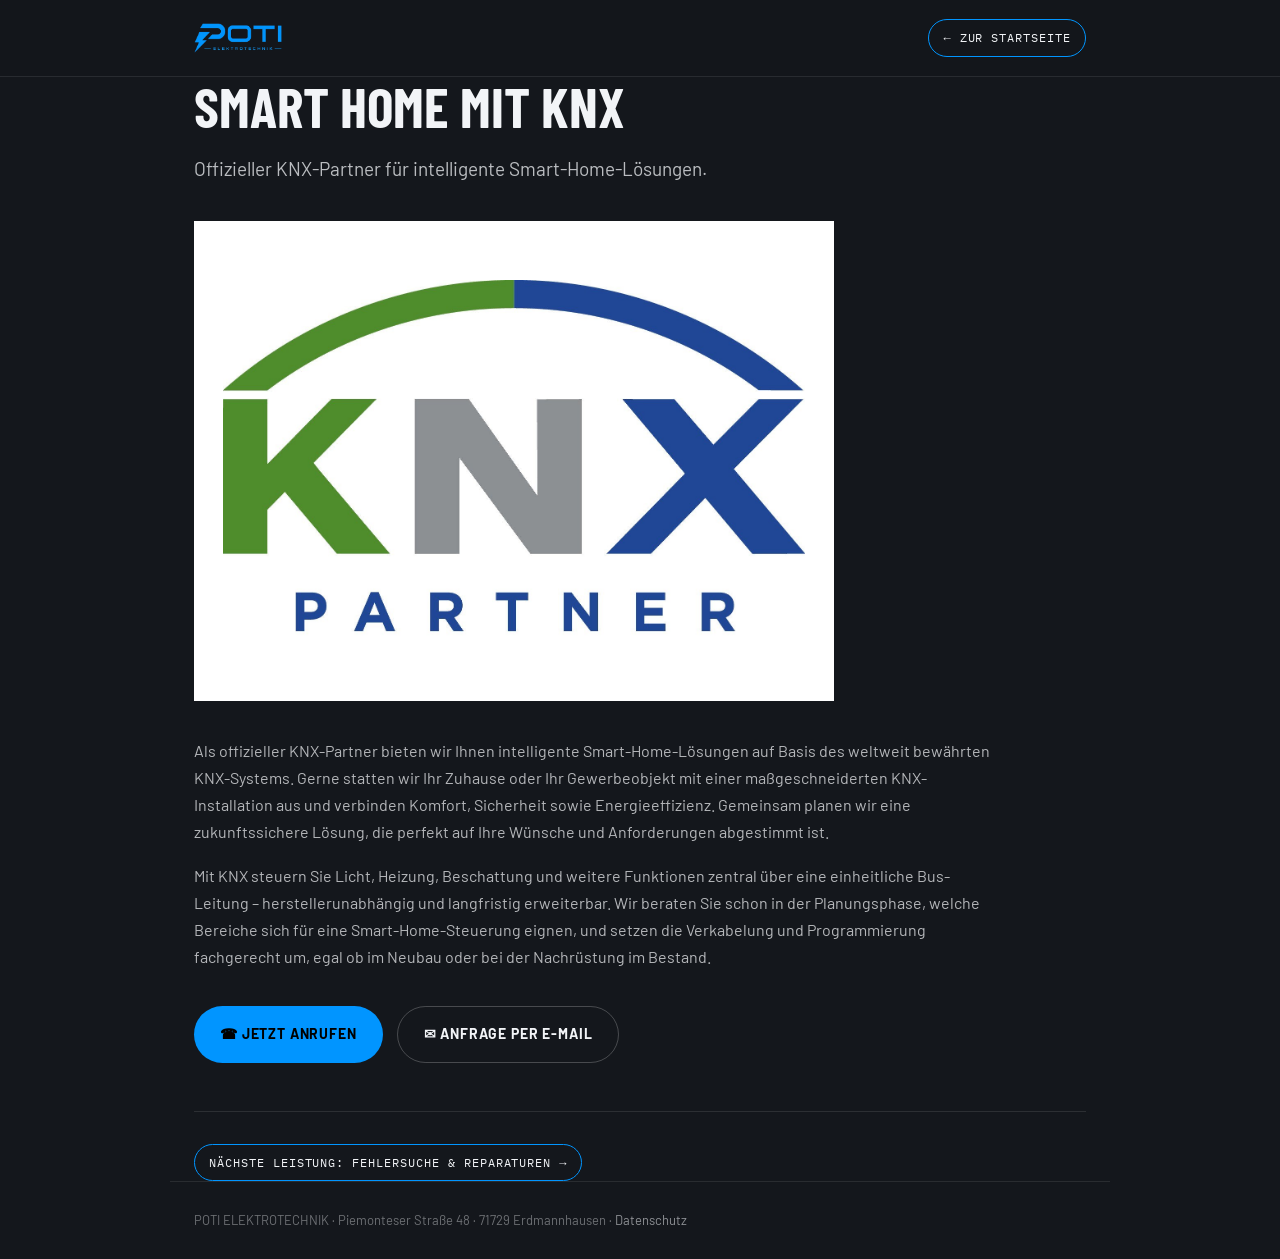
<file: leistungen/smart-home-knx.html>
<!doctype html>
<html lang="de">
<head>
<meta charset="UTF-8">
<meta name="viewport" content="width=device-width, initial-scale=1">
<title>Smart Home & KNX in Ludwigsburg, Stuttgart & Umgebung – POTI Elektrotechnik</title>
<meta name="description" content="Offizieller KNX-Partner: Smart-Home-Lösungen für Komfort, Sicherheit und Energieeffizienz in Ludwigsburg, Stuttgart, Waiblingen und Umgebung.">
<link rel="canonical" href="https://poti-elektrotechnik.de/leistungen/smart-home-knx.html">
<link rel="icon" href="../favicon.png" type="image/png">
<link rel="apple-touch-icon" href="../apple-touch-icon.png">
<meta property="og:type" content="website">
<meta property="og:site_name" content="POTI Elektrotechnik">
<meta property="og:title" content="Smart Home mit KNX – POTI Elektrotechnik">
<meta property="og:description" content="Offizieller KNX-Partner für intelligente Smart-Home-Lösungen in Ludwigsburg, Stuttgart, Waiblingen und Umgebung.">
<meta property="og:image" content="https://poti-elektrotechnik.de/icon-512.png">
<meta property="og:url" content="https://poti-elektrotechnik.de/leistungen/smart-home-knx.html">
<link href="../fonts.css" rel="stylesheet">
<style>
html{scroll-behavior:smooth}
*{box-sizing:border-box}
body{margin:0;background:#14171C;color:#F2F4F7;font-family:Barlow,'Helvetica Neue',Helvetica,sans-serif;-webkit-font-smoothing:antialiased;line-height:1.6}
a{color:#0195FF;text-decoration:none}
a:hover{color:#5FBFFF}
header{position:sticky;top:0;z-index:10;background:rgba(20,23,28,.92);border-bottom:1px solid rgba(255,255,255,.09);backdrop-filter:blur(6px)}
.wrap{max-width:940px;margin:0 auto;padding:0 24px}
header .wrap{display:flex;align-items:center;justify-content:space-between;height:76px}
header img{height:30px}
a.back{font-family:'IBM Plex Mono',monospace;font-size:12px;letter-spacing:.08em;text-transform:uppercase;color:#F2F4F7;border:1px solid #0195FF;padding:8px 14px;border-radius:999px;display:inline-block}
a.back:hover{background:rgba(1,149,255,.14);color:#5FBFFF}
main{padding:56px 24px 80px}
h1{font-family:'Barlow Condensed',sans-serif;font-weight:700;font-size:clamp(34px,5vw,56px);line-height:1.02;text-transform:uppercase;margin:0 0 20px;text-wrap:balance}
.lead{font-size:19px;line-height:1.62;color:rgba(242,244,247,.75);margin:0 0 36px;max-width:800px}
.hero-img{border:1px solid rgba(255,255,255,.12);overflow:hidden;margin:0 0 36px;aspect-ratio:4/3;max-width:640px;background:#1B1F25}
.hero-img img{width:100%;height:100%;object-fit:cover;display:block}
p{font-size:16px;line-height:1.7;color:rgba(242,244,247,.72);margin:0 0 16px;max-width:800px}
.cta{display:flex;flex-wrap:wrap;gap:14px;margin:36px 0 48px}
.cta a{display:inline-flex;align-items:center;gap:10px;font-size:14px;font-weight:700;letter-spacing:.06em;text-transform:uppercase;padding:16px 26px;border-radius:999px}
.cta a.primary{background:#0195FF;color:#000}
.cta a.primary:hover{background:#3FAEFF;color:#000}
.cta a.secondary{border:1px solid rgba(255,255,255,.22);color:#F2F4F7}
.cta a.secondary:hover{border-color:#0195FF;color:#0195FF}
.next-section{border-top:1px solid rgba(255,255,255,.1);padding-top:32px;margin-top:48px}
footer{border-top:1px solid rgba(255,255,255,.09);padding:28px 24px;color:rgba(242,244,247,.4);font-size:13px;max-width:940px;margin:0 auto}
footer a{color:rgba(242,244,247,.55)}
</style>
</head>
<body>

<header>
<div class="wrap">
<img src="../logo-transparent.png" alt="POTI ELEKTROTECHNIK">
<a class="back" href="../index.html">← Zur Startseite</a>
</div>
</header>

<main class="wrap">
<h1>Smart Home mit KNX</h1>
<p class="lead">Offizieller KNX-Partner für intelligente Smart-Home-Lösungen.</p>

<div class="hero-img" style="background:#fff"><img src="img/smart-home-knx.jpg" alt="POTI Elektrotechnik ist offizieller KNX-Partner" style="object-fit:contain;padding:28px;box-sizing:border-box"></div>

<p>Als offizieller KNX-Partner bieten wir Ihnen intelligente Smart-Home-Lösungen auf Basis des weltweit bewährten KNX-Systems. Gerne statten wir Ihr Zuhause oder Ihr Gewerbeobjekt mit einer maßgeschneiderten KNX-Installation aus und verbinden Komfort, Sicherheit sowie Energieeffizienz. Gemeinsam planen wir eine zukunftssichere Lösung, die perfekt auf Ihre Wünsche und Anforderungen abgestimmt ist.</p>
<p>Mit KNX steuern Sie Licht, Heizung, Beschattung und weitere Funktionen zentral über eine einheitliche Bus-Leitung – herstellerunabhängig und langfristig erweiterbar. Wir beraten Sie schon in der Planungsphase, welche Bereiche sich für eine Smart-Home-Steuerung eignen, und setzen die Verkabelung und Programmierung fachgerecht um, egal ob im Neubau oder bei der Nachrüstung im Bestand.</p>

<div class="cta">
<a class="primary" href="tel:+4915224835942">☎ Jetzt anrufen</a>
<a class="secondary" href="mailto:info@poti-elektrotechnik.de?subject=Anfrage%20Smart%20Home%20KNX">✉ Anfrage per E-Mail</a>
</div>

<div class="next-section">
<a class="back" href="fehlersuche.html">Nächste Leistung: Fehlersuche & Reparaturen →</a>
</div>
</main>

<footer>
POTI ELEKTROTECHNIK · Piemonteser Straße 48 · 71729 Erdmannhausen · <a href="../datenschutz.html">Datenschutz</a>
</footer>

</body>
</html>
</file>
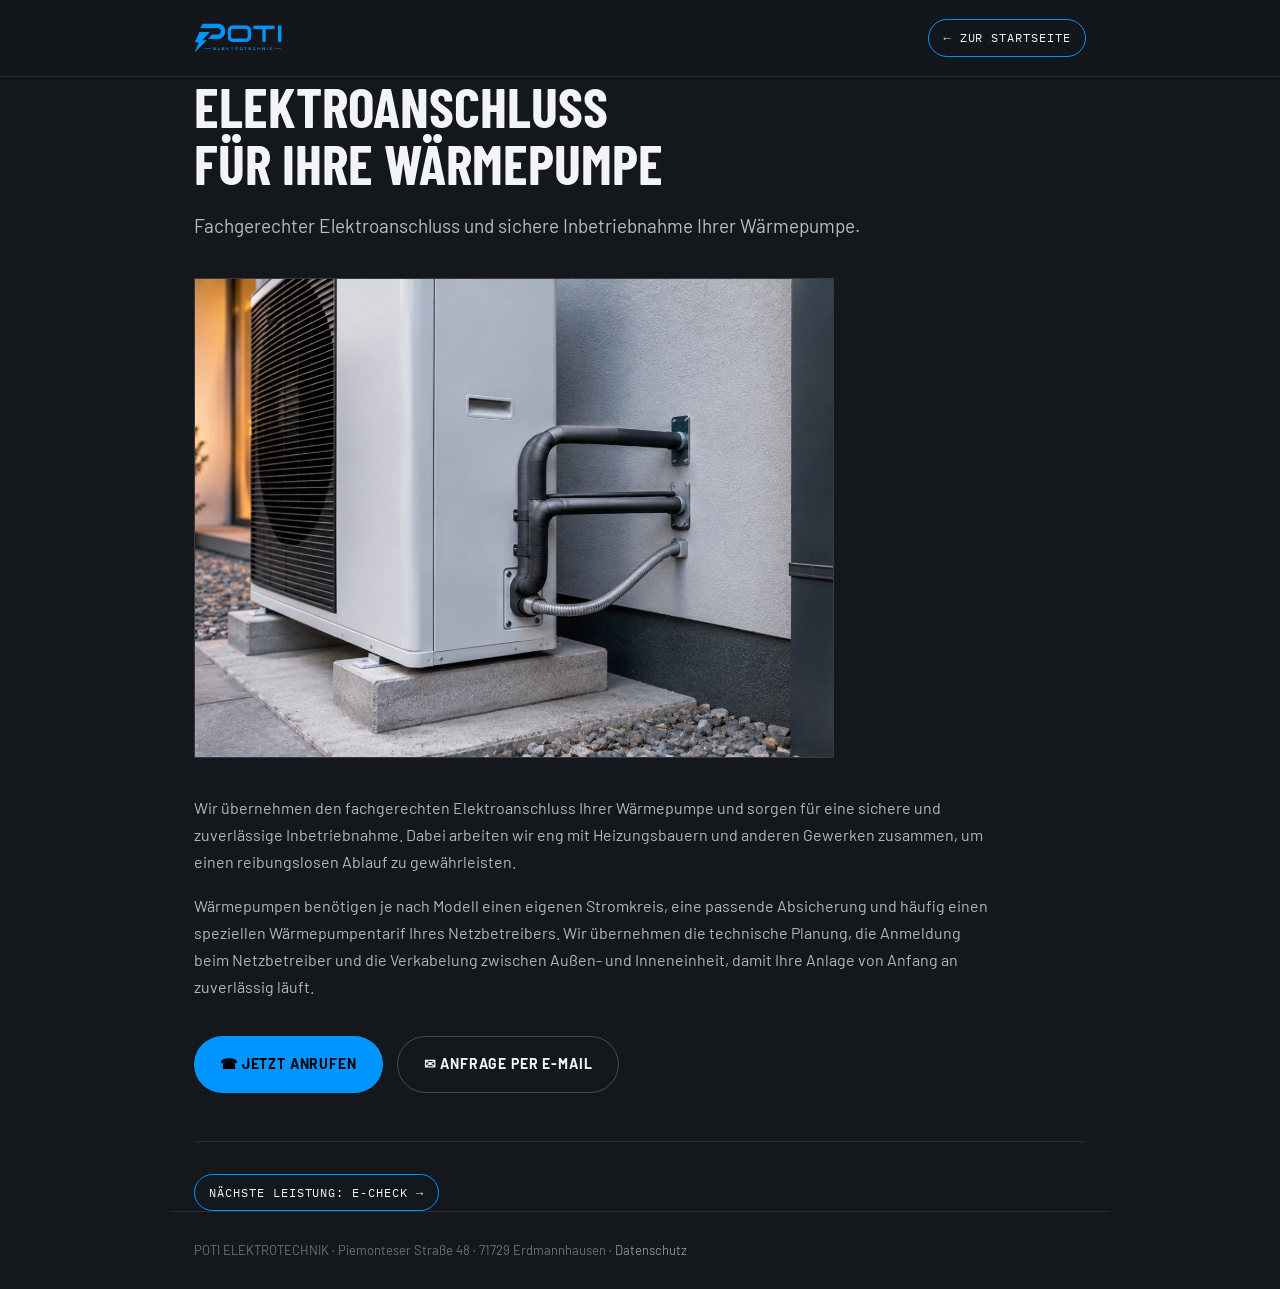
<file: leistungen/waermepumpen.html>
<!doctype html>
<html lang="de">
<head>
<meta charset="UTF-8">
<meta name="viewport" content="width=device-width, initial-scale=1">
<title>Elektroanschluss Wärmepumpe in Ludwigsburg, Stuttgart & Umgebung – POTI Elektrotechnik</title>
<meta name="description" content="Fachgerechter Elektroanschluss für Wärmepumpen in Ludwigsburg, Stuttgart, Waiblingen und Umgebung. Sichere Inbetriebnahme vom Elektro-Meisterbetrieb.">
<link rel="canonical" href="https://poti-elektrotechnik.de/leistungen/waermepumpen.html">
<link rel="icon" href="../favicon.png" type="image/png">
<link rel="apple-touch-icon" href="../apple-touch-icon.png">
<meta property="og:type" content="website">
<meta property="og:site_name" content="POTI Elektrotechnik">
<meta property="og:title" content="Elektroanschluss Wärmepumpe – POTI Elektrotechnik">
<meta property="og:description" content="Fachgerechter Elektroanschluss und sichere Inbetriebnahme Ihrer Wärmepumpe in Ludwigsburg, Stuttgart, Waiblingen und Umgebung.">
<meta property="og:image" content="https://poti-elektrotechnik.de/icon-512.png">
<meta property="og:url" content="https://poti-elektrotechnik.de/leistungen/waermepumpen.html">
<link href="../fonts.css" rel="stylesheet">
<style>
html{scroll-behavior:smooth}
*{box-sizing:border-box}
body{margin:0;background:#14171C;color:#F2F4F7;font-family:Barlow,'Helvetica Neue',Helvetica,sans-serif;-webkit-font-smoothing:antialiased;line-height:1.6}
a{color:#0195FF;text-decoration:none}
a:hover{color:#5FBFFF}
header{position:sticky;top:0;z-index:10;background:rgba(20,23,28,.92);border-bottom:1px solid rgba(255,255,255,.09);backdrop-filter:blur(6px)}
.wrap{max-width:940px;margin:0 auto;padding:0 24px}
header .wrap{display:flex;align-items:center;justify-content:space-between;height:76px}
header img{height:30px}
a.back{font-family:'IBM Plex Mono',monospace;font-size:12px;letter-spacing:.08em;text-transform:uppercase;color:#F2F4F7;border:1px solid #0195FF;padding:8px 14px;border-radius:999px;display:inline-block}
a.back:hover{background:rgba(1,149,255,.14);color:#5FBFFF}
main{padding:56px 24px 80px}
h1{font-family:'Barlow Condensed',sans-serif;font-weight:700;font-size:clamp(34px,5vw,56px);line-height:1.02;text-transform:uppercase;margin:0 0 20px;text-wrap:balance}
.lead{font-size:19px;line-height:1.62;color:rgba(242,244,247,.75);margin:0 0 36px;max-width:800px}
.hero-img{border:1px solid rgba(255,255,255,.12);overflow:hidden;margin:0 0 36px;aspect-ratio:4/3;max-width:640px;background:#1B1F25}
.hero-img img{width:100%;height:100%;object-fit:cover;display:block}
p{font-size:16px;line-height:1.7;color:rgba(242,244,247,.72);margin:0 0 16px;max-width:800px}
.cta{display:flex;flex-wrap:wrap;gap:14px;margin:36px 0 48px}
.cta a{display:inline-flex;align-items:center;gap:10px;font-size:14px;font-weight:700;letter-spacing:.06em;text-transform:uppercase;padding:16px 26px;border-radius:999px}
.cta a.primary{background:#0195FF;color:#000}
.cta a.primary:hover{background:#3FAEFF;color:#000}
.cta a.secondary{border:1px solid rgba(255,255,255,.22);color:#F2F4F7}
.cta a.secondary:hover{border-color:#0195FF;color:#0195FF}
.next-section{border-top:1px solid rgba(255,255,255,.1);padding-top:32px;margin-top:48px}
footer{border-top:1px solid rgba(255,255,255,.09);padding:28px 24px;color:rgba(242,244,247,.4);font-size:13px;max-width:940px;margin:0 auto}
footer a{color:rgba(242,244,247,.55)}
</style>
</head>
<body>

<header>
<div class="wrap">
<img src="../logo-transparent.png" alt="POTI ELEKTROTECHNIK">
<a class="back" href="../index.html">← Zur Startseite</a>
</div>
</header>

<main class="wrap">
<h1>Elektroanschluss für Ihre Wärmepumpe</h1>
<p class="lead">Fachgerechter Elektroanschluss und sichere Inbetriebnahme Ihrer Wärmepumpe.</p>

<div class="hero-img"><img src="img/waermepumpen.jpg" alt="Elektroanschluss einer Wärmepumpe von POTI Elektrotechnik"></div>

<p>Wir übernehmen den fachgerechten Elektroanschluss Ihrer Wärmepumpe und sorgen für eine sichere und zuverlässige Inbetriebnahme. Dabei arbeiten wir eng mit Heizungsbauern und anderen Gewerken zusammen, um einen reibungslosen Ablauf zu gewährleisten.</p>
<p>Wärmepumpen benötigen je nach Modell einen eigenen Stromkreis, eine passende Absicherung und häufig einen speziellen Wärmepumpentarif Ihres Netzbetreibers. Wir übernehmen die technische Planung, die Anmeldung beim Netzbetreiber und die Verkabelung zwischen Außen- und Inneneinheit, damit Ihre Anlage von Anfang an zuverlässig läuft.</p>

<div class="cta">
<a class="primary" href="tel:+4915224835942">☎ Jetzt anrufen</a>
<a class="secondary" href="mailto:info@poti-elektrotechnik.de?subject=Anfrage%20W%C3%A4rmepumpe">✉ Anfrage per E-Mail</a>
</div>

<div class="next-section">
<a class="back" href="e-check.html">Nächste Leistung: E-Check →</a>
</div>
</main>

<footer>
POTI ELEKTROTECHNIK · Piemonteser Straße 48 · 71729 Erdmannhausen · <a href="../datenschutz.html">Datenschutz</a>
</footer>

</body>
</html>
</file>
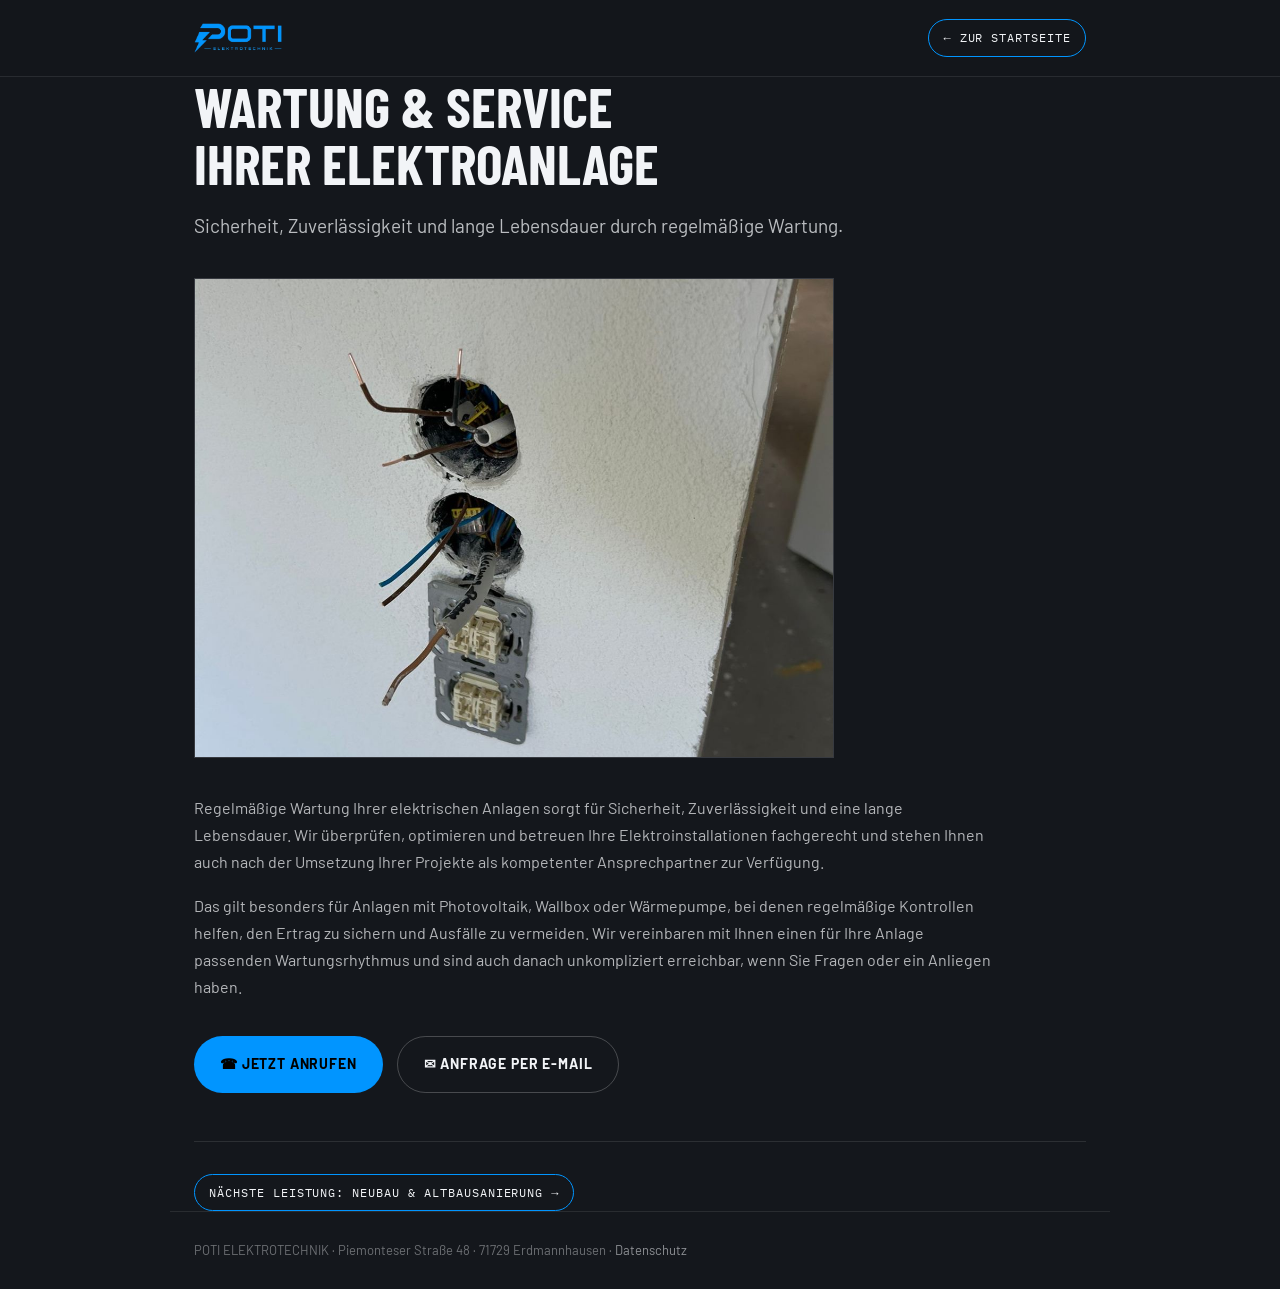
<file: leistungen/wartung.html>
<!doctype html>
<html lang="de">
<head>
<meta charset="UTF-8">
<meta name="viewport" content="width=device-width, initial-scale=1">
<title>Wartung & Service für Elektroanlagen in Ludwigsburg, Stuttgart & Umgebung – POTI Elektrotechnik</title>
<meta name="description" content="Regelmäßige Wartung Ihrer Elektroinstallation in Ludwigsburg, Stuttgart, Waiblingen und Umgebung. Sicherheit und lange Lebensdauer vom Fachbetrieb.">
<link rel="canonical" href="https://poti-elektrotechnik.de/leistungen/wartung.html">
<link rel="icon" href="../favicon.png" type="image/png">
<link rel="apple-touch-icon" href="../apple-touch-icon.png">
<meta property="og:type" content="website">
<meta property="og:site_name" content="POTI Elektrotechnik">
<meta property="og:title" content="Wartung & Service – POTI Elektrotechnik">
<meta property="og:description" content="Sicherheit, Zuverlässigkeit und lange Lebensdauer durch regelmäßige Wartung – in Ludwigsburg, Stuttgart, Waiblingen und Umgebung.">
<meta property="og:image" content="https://poti-elektrotechnik.de/icon-512.png">
<meta property="og:url" content="https://poti-elektrotechnik.de/leistungen/wartung.html">
<link href="../fonts.css" rel="stylesheet">
<style>
html{scroll-behavior:smooth}
*{box-sizing:border-box}
body{margin:0;background:#14171C;color:#F2F4F7;font-family:Barlow,'Helvetica Neue',Helvetica,sans-serif;-webkit-font-smoothing:antialiased;line-height:1.6}
a{color:#0195FF;text-decoration:none}
a:hover{color:#5FBFFF}
header{position:sticky;top:0;z-index:10;background:rgba(20,23,28,.92);border-bottom:1px solid rgba(255,255,255,.09);backdrop-filter:blur(6px)}
.wrap{max-width:940px;margin:0 auto;padding:0 24px}
header .wrap{display:flex;align-items:center;justify-content:space-between;height:76px}
header img{height:30px}
a.back{font-family:'IBM Plex Mono',monospace;font-size:12px;letter-spacing:.08em;text-transform:uppercase;color:#F2F4F7;border:1px solid #0195FF;padding:8px 14px;border-radius:999px;display:inline-block}
a.back:hover{background:rgba(1,149,255,.14);color:#5FBFFF}
main{padding:56px 24px 80px}
h1{font-family:'Barlow Condensed',sans-serif;font-weight:700;font-size:clamp(34px,5vw,56px);line-height:1.02;text-transform:uppercase;margin:0 0 20px;text-wrap:balance}
.lead{font-size:19px;line-height:1.62;color:rgba(242,244,247,.75);margin:0 0 36px;max-width:800px}
.hero-img{border:1px solid rgba(255,255,255,.12);overflow:hidden;margin:0 0 36px;aspect-ratio:4/3;max-width:640px;background:#1B1F25}
.hero-img img{width:100%;height:100%;object-fit:cover;display:block}
p{font-size:16px;line-height:1.7;color:rgba(242,244,247,.72);margin:0 0 16px;max-width:800px}
.cta{display:flex;flex-wrap:wrap;gap:14px;margin:36px 0 48px}
.cta a{display:inline-flex;align-items:center;gap:10px;font-size:14px;font-weight:700;letter-spacing:.06em;text-transform:uppercase;padding:16px 26px;border-radius:999px}
.cta a.primary{background:#0195FF;color:#000}
.cta a.primary:hover{background:#3FAEFF;color:#000}
.cta a.secondary{border:1px solid rgba(255,255,255,.22);color:#F2F4F7}
.cta a.secondary:hover{border-color:#0195FF;color:#0195FF}
.next-section{border-top:1px solid rgba(255,255,255,.1);padding-top:32px;margin-top:48px}
footer{border-top:1px solid rgba(255,255,255,.09);padding:28px 24px;color:rgba(242,244,247,.4);font-size:13px;max-width:940px;margin:0 auto}
footer a{color:rgba(242,244,247,.55)}
</style>
</head>
<body>

<header>
<div class="wrap">
<img src="../logo-transparent.png" alt="POTI ELEKTROTECHNIK">
<a class="back" href="../index.html">← Zur Startseite</a>
</div>
</header>

<main class="wrap">
<h1>Wartung &amp; Service Ihrer Elektroanlage</h1>
<p class="lead">Sicherheit, Zuverlässigkeit und lange Lebensdauer durch regelmäßige Wartung.</p>

<div class="hero-img"><img src="img/wartung.jpg" alt="Wartung und Service von POTI Elektrotechnik"></div>

<p>Regelmäßige Wartung Ihrer elektrischen Anlagen sorgt für Sicherheit, Zuverlässigkeit und eine lange Lebensdauer. Wir überprüfen, optimieren und betreuen Ihre Elektroinstallationen fachgerecht und stehen Ihnen auch nach der Umsetzung Ihrer Projekte als kompetenter Ansprechpartner zur Verfügung.</p>
<p>Das gilt besonders für Anlagen mit Photovoltaik, Wallbox oder Wärmepumpe, bei denen regelmäßige Kontrollen helfen, den Ertrag zu sichern und Ausfälle zu vermeiden. Wir vereinbaren mit Ihnen einen für Ihre Anlage passenden Wartungsrhythmus und sind auch danach unkompliziert erreichbar, wenn Sie Fragen oder ein Anliegen haben.</p>

<div class="cta">
<a class="primary" href="tel:+4915224835942">☎ Jetzt anrufen</a>
<a class="secondary" href="mailto:info@poti-elektrotechnik.de?subject=Anfrage%20Wartung">✉ Anfrage per E-Mail</a>
</div>

<div class="next-section">
<a class="back" href="sanierungen.html">Nächste Leistung: Neubau & Altbausanierung →</a>
</div>
</main>

<footer>
POTI ELEKTROTECHNIK · Piemonteser Straße 48 · 71729 Erdmannhausen · <a href="../datenschutz.html">Datenschutz</a>
</footer>

</body>
</html>
</file>
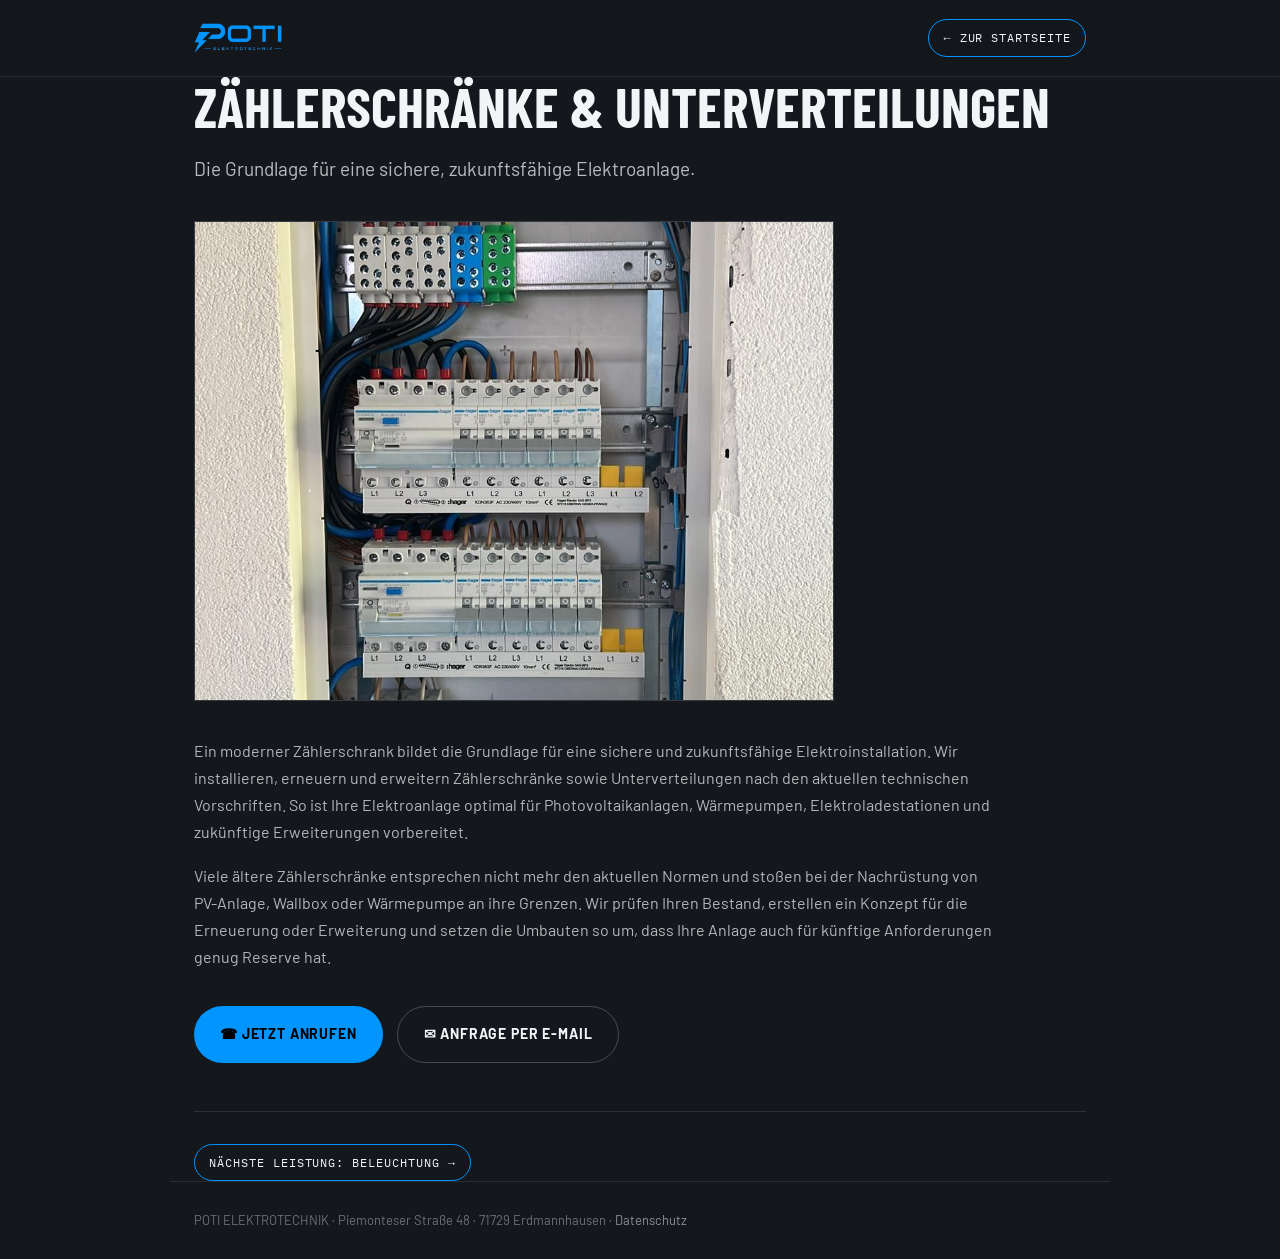
<file: leistungen/zaehlerschraenke.html>
<!doctype html>
<html lang="de">
<head>
<meta charset="UTF-8">
<meta name="viewport" content="width=device-width, initial-scale=1">
<title>Zählerschränke & Unterverteilungen in Ludwigsburg, Stuttgart & Umgebung – POTI Elektrotechnik</title>
<meta name="description" content="Zählerschränke und Unterverteilungen normgerecht installieren, erneuern und erweitern – in Ludwigsburg, Stuttgart, Waiblingen und Umgebung.">
<link rel="canonical" href="https://poti-elektrotechnik.de/leistungen/zaehlerschraenke.html">
<link rel="icon" href="../favicon.png" type="image/png">
<link rel="apple-touch-icon" href="../apple-touch-icon.png">
<meta property="og:type" content="website">
<meta property="og:site_name" content="POTI Elektrotechnik">
<meta property="og:title" content="Zählerschränke & Unterverteilungen – POTI Elektrotechnik">
<meta property="og:description" content="Die Grundlage für eine sichere, zukunftsfähige Elektroanlage – in Ludwigsburg, Stuttgart, Waiblingen und Umgebung.">
<meta property="og:image" content="https://poti-elektrotechnik.de/icon-512.png">
<meta property="og:url" content="https://poti-elektrotechnik.de/leistungen/zaehlerschraenke.html">
<link href="../fonts.css" rel="stylesheet">
<style>
html{scroll-behavior:smooth}
*{box-sizing:border-box}
body{margin:0;background:#14171C;color:#F2F4F7;font-family:Barlow,'Helvetica Neue',Helvetica,sans-serif;-webkit-font-smoothing:antialiased;line-height:1.6}
a{color:#0195FF;text-decoration:none}
a:hover{color:#5FBFFF}
header{position:sticky;top:0;z-index:10;background:rgba(20,23,28,.92);border-bottom:1px solid rgba(255,255,255,.09);backdrop-filter:blur(6px)}
.wrap{max-width:940px;margin:0 auto;padding:0 24px}
header .wrap{display:flex;align-items:center;justify-content:space-between;height:76px}
header img{height:30px}
a.back{font-family:'IBM Plex Mono',monospace;font-size:12px;letter-spacing:.08em;text-transform:uppercase;color:#F2F4F7;border:1px solid #0195FF;padding:8px 14px;border-radius:999px;display:inline-block}
a.back:hover{background:rgba(1,149,255,.14);color:#5FBFFF}
main{padding:56px 24px 80px}
h1{font-family:'Barlow Condensed',sans-serif;font-weight:700;font-size:clamp(34px,5vw,56px);line-height:1.02;text-transform:uppercase;margin:0 0 20px;text-wrap:balance}
.lead{font-size:19px;line-height:1.62;color:rgba(242,244,247,.75);margin:0 0 36px;max-width:800px}
.hero-img{border:1px solid rgba(255,255,255,.12);overflow:hidden;margin:0 0 36px;aspect-ratio:4/3;max-width:640px;background:#1B1F25}
.hero-img img{width:100%;height:100%;object-fit:cover;display:block}
p{font-size:16px;line-height:1.7;color:rgba(242,244,247,.72);margin:0 0 16px;max-width:800px}
.cta{display:flex;flex-wrap:wrap;gap:14px;margin:36px 0 48px}
.cta a{display:inline-flex;align-items:center;gap:10px;font-size:14px;font-weight:700;letter-spacing:.06em;text-transform:uppercase;padding:16px 26px;border-radius:999px}
.cta a.primary{background:#0195FF;color:#000}
.cta a.primary:hover{background:#3FAEFF;color:#000}
.cta a.secondary{border:1px solid rgba(255,255,255,.22);color:#F2F4F7}
.cta a.secondary:hover{border-color:#0195FF;color:#0195FF}
.next-section{border-top:1px solid rgba(255,255,255,.1);padding-top:32px;margin-top:48px}
footer{border-top:1px solid rgba(255,255,255,.09);padding:28px 24px;color:rgba(242,244,247,.4);font-size:13px;max-width:940px;margin:0 auto}
footer a{color:rgba(242,244,247,.55)}
</style>
</head>
<body>

<header>
<div class="wrap">
<img src="../logo-transparent.png" alt="POTI ELEKTROTECHNIK">
<a class="back" href="../index.html">← Zur Startseite</a>
</div>
</header>

<main class="wrap">
<h1>Zählerschränke &amp; Unterverteilungen</h1>
<p class="lead">Die Grundlage für eine sichere, zukunftsfähige Elektroanlage.</p>

<div class="hero-img"><img src="img/zaehlerschraenke.jpg" alt="Zählerschrank installiert von POTI Elektrotechnik"></div>

<p>Ein moderner Zählerschrank bildet die Grundlage für eine sichere und zukunftsfähige Elektroinstallation. Wir installieren, erneuern und erweitern Zählerschränke sowie Unterverteilungen nach den aktuellen technischen Vorschriften. So ist Ihre Elektroanlage optimal für Photovoltaikanlagen, Wärmepumpen, Elektroladestationen und zukünftige Erweiterungen vorbereitet.</p>
<p>Viele ältere Zählerschränke entsprechen nicht mehr den aktuellen Normen und stoßen bei der Nachrüstung von PV-Anlage, Wallbox oder Wärmepumpe an ihre Grenzen. Wir prüfen Ihren Bestand, erstellen ein Konzept für die Erneuerung oder Erweiterung und setzen die Umbauten so um, dass Ihre Anlage auch für künftige Anforderungen genug Reserve hat.</p>

<div class="cta">
<a class="primary" href="tel:+4915224835942">☎ Jetzt anrufen</a>
<a class="secondary" href="mailto:info@poti-elektrotechnik.de?subject=Anfrage%20Z%C3%A4hlerschrank">✉ Anfrage per E-Mail</a>
</div>

<div class="next-section">
<a class="back" href="beleuchtung.html">Nächste Leistung: Beleuchtung →</a>
</div>
</main>

<footer>
POTI ELEKTROTECHNIK · Piemonteser Straße 48 · 71729 Erdmannhausen · <a href="../datenschutz.html">Datenschutz</a>
</footer>

</body>
</html>
</file>
<file: fonts.css>
@font-face {
  font-family: 'Barlow';
  font-style: normal;
  font-weight: 400;
  font-display: swap;
  src: url('fonts/barlow-400-vietnamese.woff2') format('woff2');
  unicode-range: U+0102-0103, U+0110-0111, U+0128-0129, U+0168-0169, U+01A0-01A1, U+01AF-01B0, U+0300-0301, U+0303-0304, U+0308-0309, U+0323, U+0329, U+1EA0-1EF9, U+20AB;
}

@font-face {
  font-family: 'Barlow';
  font-style: normal;
  font-weight: 400;
  font-display: swap;
  src: url('fonts/barlow-400-latin-ext.woff2') format('woff2');
  unicode-range: U+0100-02BA, U+02BD-02C5, U+02C7-02CC, U+02CE-02D7, U+02DD-02FF, U+0304, U+0308, U+0329, U+1D00-1DBF, U+1E00-1E9F, U+1EF2-1EFF, U+2020, U+20A0-20AB, U+20AD-20C0, U+2113, U+2C60-2C7F, U+A720-A7FF;
}

@font-face {
  font-family: 'Barlow';
  font-style: normal;
  font-weight: 400;
  font-display: swap;
  src: url('fonts/barlow-400-latin.woff2') format('woff2');
  unicode-range: U+0000-00FF, U+0131, U+0152-0153, U+02BB-02BC, U+02C6, U+02DA, U+02DC, U+0304, U+0308, U+0329, U+2000-206F, U+20AC, U+2122, U+2191, U+2193, U+2212, U+2215, U+FEFF, U+FFFD;
}

@font-face {
  font-family: 'Barlow';
  font-style: normal;
  font-weight: 500;
  font-display: swap;
  src: url('fonts/barlow-500-vietnamese.woff2') format('woff2');
  unicode-range: U+0102-0103, U+0110-0111, U+0128-0129, U+0168-0169, U+01A0-01A1, U+01AF-01B0, U+0300-0301, U+0303-0304, U+0308-0309, U+0323, U+0329, U+1EA0-1EF9, U+20AB;
}

@font-face {
  font-family: 'Barlow';
  font-style: normal;
  font-weight: 500;
  font-display: swap;
  src: url('fonts/barlow-500-latin-ext.woff2') format('woff2');
  unicode-range: U+0100-02BA, U+02BD-02C5, U+02C7-02CC, U+02CE-02D7, U+02DD-02FF, U+0304, U+0308, U+0329, U+1D00-1DBF, U+1E00-1E9F, U+1EF2-1EFF, U+2020, U+20A0-20AB, U+20AD-20C0, U+2113, U+2C60-2C7F, U+A720-A7FF;
}

@font-face {
  font-family: 'Barlow';
  font-style: normal;
  font-weight: 500;
  font-display: swap;
  src: url('fonts/barlow-500-latin.woff2') format('woff2');
  unicode-range: U+0000-00FF, U+0131, U+0152-0153, U+02BB-02BC, U+02C6, U+02DA, U+02DC, U+0304, U+0308, U+0329, U+2000-206F, U+20AC, U+2122, U+2191, U+2193, U+2212, U+2215, U+FEFF, U+FFFD;
}

@font-face {
  font-family: 'Barlow';
  font-style: normal;
  font-weight: 600;
  font-display: swap;
  src: url('fonts/barlow-600-vietnamese.woff2') format('woff2');
  unicode-range: U+0102-0103, U+0110-0111, U+0128-0129, U+0168-0169, U+01A0-01A1, U+01AF-01B0, U+0300-0301, U+0303-0304, U+0308-0309, U+0323, U+0329, U+1EA0-1EF9, U+20AB;
}

@font-face {
  font-family: 'Barlow';
  font-style: normal;
  font-weight: 600;
  font-display: swap;
  src: url('fonts/barlow-600-latin-ext.woff2') format('woff2');
  unicode-range: U+0100-02BA, U+02BD-02C5, U+02C7-02CC, U+02CE-02D7, U+02DD-02FF, U+0304, U+0308, U+0329, U+1D00-1DBF, U+1E00-1E9F, U+1EF2-1EFF, U+2020, U+20A0-20AB, U+20AD-20C0, U+2113, U+2C60-2C7F, U+A720-A7FF;
}

@font-face {
  font-family: 'Barlow';
  font-style: normal;
  font-weight: 600;
  font-display: swap;
  src: url('fonts/barlow-600-latin.woff2') format('woff2');
  unicode-range: U+0000-00FF, U+0131, U+0152-0153, U+02BB-02BC, U+02C6, U+02DA, U+02DC, U+0304, U+0308, U+0329, U+2000-206F, U+20AC, U+2122, U+2191, U+2193, U+2212, U+2215, U+FEFF, U+FFFD;
}

@font-face {
  font-family: 'Barlow';
  font-style: normal;
  font-weight: 700;
  font-display: swap;
  src: url('fonts/barlow-700-vietnamese.woff2') format('woff2');
  unicode-range: U+0102-0103, U+0110-0111, U+0128-0129, U+0168-0169, U+01A0-01A1, U+01AF-01B0, U+0300-0301, U+0303-0304, U+0308-0309, U+0323, U+0329, U+1EA0-1EF9, U+20AB;
}

@font-face {
  font-family: 'Barlow';
  font-style: normal;
  font-weight: 700;
  font-display: swap;
  src: url('fonts/barlow-700-latin-ext.woff2') format('woff2');
  unicode-range: U+0100-02BA, U+02BD-02C5, U+02C7-02CC, U+02CE-02D7, U+02DD-02FF, U+0304, U+0308, U+0329, U+1D00-1DBF, U+1E00-1E9F, U+1EF2-1EFF, U+2020, U+20A0-20AB, U+20AD-20C0, U+2113, U+2C60-2C7F, U+A720-A7FF;
}

@font-face {
  font-family: 'Barlow';
  font-style: normal;
  font-weight: 700;
  font-display: swap;
  src: url('fonts/barlow-700-latin.woff2') format('woff2');
  unicode-range: U+0000-00FF, U+0131, U+0152-0153, U+02BB-02BC, U+02C6, U+02DA, U+02DC, U+0304, U+0308, U+0329, U+2000-206F, U+20AC, U+2122, U+2191, U+2193, U+2212, U+2215, U+FEFF, U+FFFD;
}

@font-face {
  font-family: 'Barlow Condensed';
  font-style: normal;
  font-weight: 500;
  font-display: swap;
  src: url('fonts/barlow-condensed-500-vietnamese.woff2') format('woff2');
  unicode-range: U+0102-0103, U+0110-0111, U+0128-0129, U+0168-0169, U+01A0-01A1, U+01AF-01B0, U+0300-0301, U+0303-0304, U+0308-0309, U+0323, U+0329, U+1EA0-1EF9, U+20AB;
}

@font-face {
  font-family: 'Barlow Condensed';
  font-style: normal;
  font-weight: 500;
  font-display: swap;
  src: url('fonts/barlow-condensed-500-latin-ext.woff2') format('woff2');
  unicode-range: U+0100-02BA, U+02BD-02C5, U+02C7-02CC, U+02CE-02D7, U+02DD-02FF, U+0304, U+0308, U+0329, U+1D00-1DBF, U+1E00-1E9F, U+1EF2-1EFF, U+2020, U+20A0-20AB, U+20AD-20C0, U+2113, U+2C60-2C7F, U+A720-A7FF;
}

@font-face {
  font-family: 'Barlow Condensed';
  font-style: normal;
  font-weight: 500;
  font-display: swap;
  src: url('fonts/barlow-condensed-500-latin.woff2') format('woff2');
  unicode-range: U+0000-00FF, U+0131, U+0152-0153, U+02BB-02BC, U+02C6, U+02DA, U+02DC, U+0304, U+0308, U+0329, U+2000-206F, U+20AC, U+2122, U+2191, U+2193, U+2212, U+2215, U+FEFF, U+FFFD;
}

@font-face {
  font-family: 'Barlow Condensed';
  font-style: normal;
  font-weight: 600;
  font-display: swap;
  src: url('fonts/barlow-condensed-600-vietnamese.woff2') format('woff2');
  unicode-range: U+0102-0103, U+0110-0111, U+0128-0129, U+0168-0169, U+01A0-01A1, U+01AF-01B0, U+0300-0301, U+0303-0304, U+0308-0309, U+0323, U+0329, U+1EA0-1EF9, U+20AB;
}

@font-face {
  font-family: 'Barlow Condensed';
  font-style: normal;
  font-weight: 600;
  font-display: swap;
  src: url('fonts/barlow-condensed-600-latin-ext.woff2') format('woff2');
  unicode-range: U+0100-02BA, U+02BD-02C5, U+02C7-02CC, U+02CE-02D7, U+02DD-02FF, U+0304, U+0308, U+0329, U+1D00-1DBF, U+1E00-1E9F, U+1EF2-1EFF, U+2020, U+20A0-20AB, U+20AD-20C0, U+2113, U+2C60-2C7F, U+A720-A7FF;
}

@font-face {
  font-family: 'Barlow Condensed';
  font-style: normal;
  font-weight: 600;
  font-display: swap;
  src: url('fonts/barlow-condensed-600-latin.woff2') format('woff2');
  unicode-range: U+0000-00FF, U+0131, U+0152-0153, U+02BB-02BC, U+02C6, U+02DA, U+02DC, U+0304, U+0308, U+0329, U+2000-206F, U+20AC, U+2122, U+2191, U+2193, U+2212, U+2215, U+FEFF, U+FFFD;
}

@font-face {
  font-family: 'Barlow Condensed';
  font-style: normal;
  font-weight: 700;
  font-display: swap;
  src: url('fonts/barlow-condensed-700-vietnamese.woff2') format('woff2');
  unicode-range: U+0102-0103, U+0110-0111, U+0128-0129, U+0168-0169, U+01A0-01A1, U+01AF-01B0, U+0300-0301, U+0303-0304, U+0308-0309, U+0323, U+0329, U+1EA0-1EF9, U+20AB;
}

@font-face {
  font-family: 'Barlow Condensed';
  font-style: normal;
  font-weight: 700;
  font-display: swap;
  src: url('fonts/barlow-condensed-700-latin-ext.woff2') format('woff2');
  unicode-range: U+0100-02BA, U+02BD-02C5, U+02C7-02CC, U+02CE-02D7, U+02DD-02FF, U+0304, U+0308, U+0329, U+1D00-1DBF, U+1E00-1E9F, U+1EF2-1EFF, U+2020, U+20A0-20AB, U+20AD-20C0, U+2113, U+2C60-2C7F, U+A720-A7FF;
}

@font-face {
  font-family: 'Barlow Condensed';
  font-style: normal;
  font-weight: 700;
  font-display: swap;
  src: url('fonts/barlow-condensed-700-latin.woff2') format('woff2');
  unicode-range: U+0000-00FF, U+0131, U+0152-0153, U+02BB-02BC, U+02C6, U+02DA, U+02DC, U+0304, U+0308, U+0329, U+2000-206F, U+20AC, U+2122, U+2191, U+2193, U+2212, U+2215, U+FEFF, U+FFFD;
}

@font-face {
  font-family: 'IBM Plex Mono';
  font-style: normal;
  font-weight: 400;
  font-display: swap;
  src: url('fonts/ibm-plex-mono-400-cyrillic-ext.woff2') format('woff2');
  unicode-range: U+0460-052F, U+1C80-1C8A, U+20B4, U+2DE0-2DFF, U+A640-A69F, U+FE2E-FE2F;
}

@font-face {
  font-family: 'IBM Plex Mono';
  font-style: normal;
  font-weight: 400;
  font-display: swap;
  src: url('fonts/ibm-plex-mono-400-cyrillic.woff2') format('woff2');
  unicode-range: U+0301, U+0400-045F, U+0490-0491, U+04B0-04B1, U+2116;
}

@font-face {
  font-family: 'IBM Plex Mono';
  font-style: normal;
  font-weight: 400;
  font-display: swap;
  src: url('fonts/ibm-plex-mono-400-vietnamese.woff2') format('woff2');
  unicode-range: U+0102-0103, U+0110-0111, U+0128-0129, U+0168-0169, U+01A0-01A1, U+01AF-01B0, U+0300-0301, U+0303-0304, U+0308-0309, U+0323, U+0329, U+1EA0-1EF9, U+20AB;
}

@font-face {
  font-family: 'IBM Plex Mono';
  font-style: normal;
  font-weight: 400;
  font-display: swap;
  src: url('fonts/ibm-plex-mono-400-latin-ext.woff2') format('woff2');
  unicode-range: U+0100-02BA, U+02BD-02C5, U+02C7-02CC, U+02CE-02D7, U+02DD-02FF, U+0304, U+0308, U+0329, U+1D00-1DBF, U+1E00-1E9F, U+1EF2-1EFF, U+2020, U+20A0-20AB, U+20AD-20C0, U+2113, U+2C60-2C7F, U+A720-A7FF;
}

@font-face {
  font-family: 'IBM Plex Mono';
  font-style: normal;
  font-weight: 400;
  font-display: swap;
  src: url('fonts/ibm-plex-mono-400-latin.woff2') format('woff2');
  unicode-range: U+0000-00FF, U+0131, U+0152-0153, U+02BB-02BC, U+02C6, U+02DA, U+02DC, U+0304, U+0308, U+0329, U+2000-206F, U+20AC, U+2122, U+2191, U+2193, U+2212, U+2215, U+FEFF, U+FFFD;
}

@font-face {
  font-family: 'IBM Plex Mono';
  font-style: normal;
  font-weight: 500;
  font-display: swap;
  src: url('fonts/ibm-plex-mono-500-cyrillic-ext.woff2') format('woff2');
  unicode-range: U+0460-052F, U+1C80-1C8A, U+20B4, U+2DE0-2DFF, U+A640-A69F, U+FE2E-FE2F;
}

@font-face {
  font-family: 'IBM Plex Mono';
  font-style: normal;
  font-weight: 500;
  font-display: swap;
  src: url('fonts/ibm-plex-mono-500-cyrillic.woff2') format('woff2');
  unicode-range: U+0301, U+0400-045F, U+0490-0491, U+04B0-04B1, U+2116;
}

@font-face {
  font-family: 'IBM Plex Mono';
  font-style: normal;
  font-weight: 500;
  font-display: swap;
  src: url('fonts/ibm-plex-mono-500-vietnamese.woff2') format('woff2');
  unicode-range: U+0102-0103, U+0110-0111, U+0128-0129, U+0168-0169, U+01A0-01A1, U+01AF-01B0, U+0300-0301, U+0303-0304, U+0308-0309, U+0323, U+0329, U+1EA0-1EF9, U+20AB;
}

@font-face {
  font-family: 'IBM Plex Mono';
  font-style: normal;
  font-weight: 500;
  font-display: swap;
  src: url('fonts/ibm-plex-mono-500-latin-ext.woff2') format('woff2');
  unicode-range: U+0100-02BA, U+02BD-02C5, U+02C7-02CC, U+02CE-02D7, U+02DD-02FF, U+0304, U+0308, U+0329, U+1D00-1DBF, U+1E00-1E9F, U+1EF2-1EFF, U+2020, U+20A0-20AB, U+20AD-20C0, U+2113, U+2C60-2C7F, U+A720-A7FF;
}

@font-face {
  font-family: 'IBM Plex Mono';
  font-style: normal;
  font-weight: 500;
  font-display: swap;
  src: url('fonts/ibm-plex-mono-500-latin.woff2') format('woff2');
  unicode-range: U+0000-00FF, U+0131, U+0152-0153, U+02BB-02BC, U+02C6, U+02DA, U+02DC, U+0304, U+0308, U+0329, U+2000-206F, U+20AC, U+2122, U+2191, U+2193, U+2212, U+2215, U+FEFF, U+FFFD;
}
</file>
